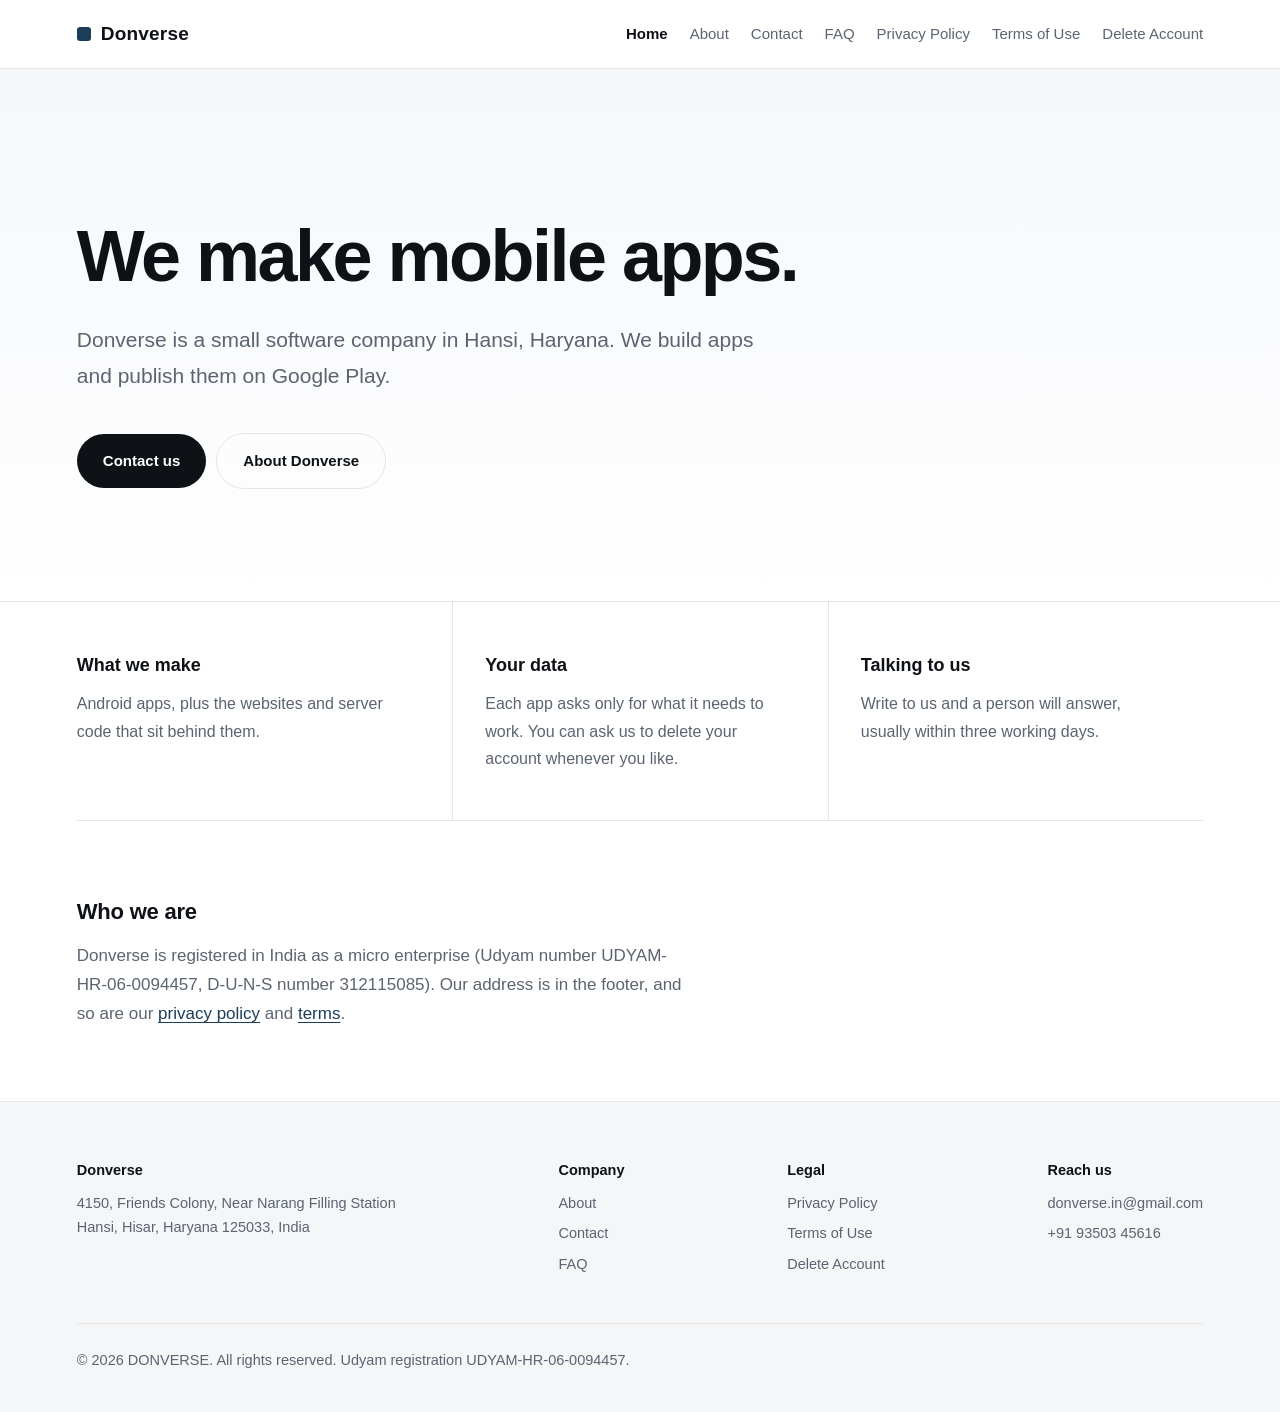
<file: index.html>
<!DOCTYPE html><html lang="en"><head><meta charset="utf-8"><meta name="viewport" content="width=device-width,initial-scale=1"><title>Mobile apps and software | Donverse</title><meta name="description" content="Donverse is a small software company in Hansi, Haryana, India that builds and publishes mobile apps."><link rel="stylesheet" href="style.css"></head><body><header><div class="wrap bar"><a class="logo" href="index.html"><i></i>Donverse</a><nav><a href="index.html" data-n="home" class="cur">Home</a><a href="about.html" data-n="about">About</a><a href="contact.html" data-n="contact">Contact</a><a href="faq.html" data-n="faq">FAQ</a><a href="privacy-policy.html" data-n="privacy-policy">Privacy Policy</a><a href="terms-of-use.html" data-n="terms-of-use">Terms of Use</a><a href="delete-account.html" data-n="delete-account">Delete Account</a></nav></div></header>
<main>
<section class="hero"><div class="wrap"><h1>We make mobile apps.</h1>
<p>Donverse is a small software company in Hansi, Haryana. We build apps and publish them on Google Play.</p>
<a class="btn" href="contact.html">Contact us</a><a class="btn ghost" href="about.html">About Donverse</a></div></section>
<section class="wrap"><div class="grid">
<div><h3>What we make</h3><p>Android apps, plus the websites and server code that sit behind them.</p></div>
<div><h3>Your data</h3><p>Each app asks only for what it needs to work. You can ask us to delete your account whenever you like.</p></div>
<div><h3>Talking to us</h3><p>Write to us and a person will answer, usually within three working days.</p></div></div></section>
<section class="band"><div class="wrap"><h2>Who we are</h2>
<p>Donverse is registered in India as a micro enterprise (Udyam number UDYAM-HR-06-0094457, D-U-N-S number 312115085). Our address is in the footer, and so are our <a href="privacy-policy.html">privacy policy</a> and <a href="terms-of-use.html">terms</a>.</p></div></section></main>
<footer><div class="wrap"><div class="fgrid">
<div><b>Donverse</b>4150, Friends Colony, Near Narang Filling Station<br>Hansi, Hisar, Haryana 125033, India</div>
<div><b>Company</b><a href="about.html">About</a><a href="contact.html">Contact</a><a href="faq.html">FAQ</a></div>
<div><b>Legal</b><a href="privacy-policy.html">Privacy Policy</a><a href="terms-of-use.html">Terms of Use</a><a href="delete-account.html">Delete Account</a></div>
<div><b>Reach us</b><a href="mailto:donverse.in@gmail.com">donverse.in@gmail.com</a><a href="tel:+919350345616">+91 93503 45616</a></div></div>
<div class="copy">&copy; 2026 DONVERSE. All rights reserved. Udyam registration UDYAM-HR-06-0094457.</div></div></footer></body></html>
</file>
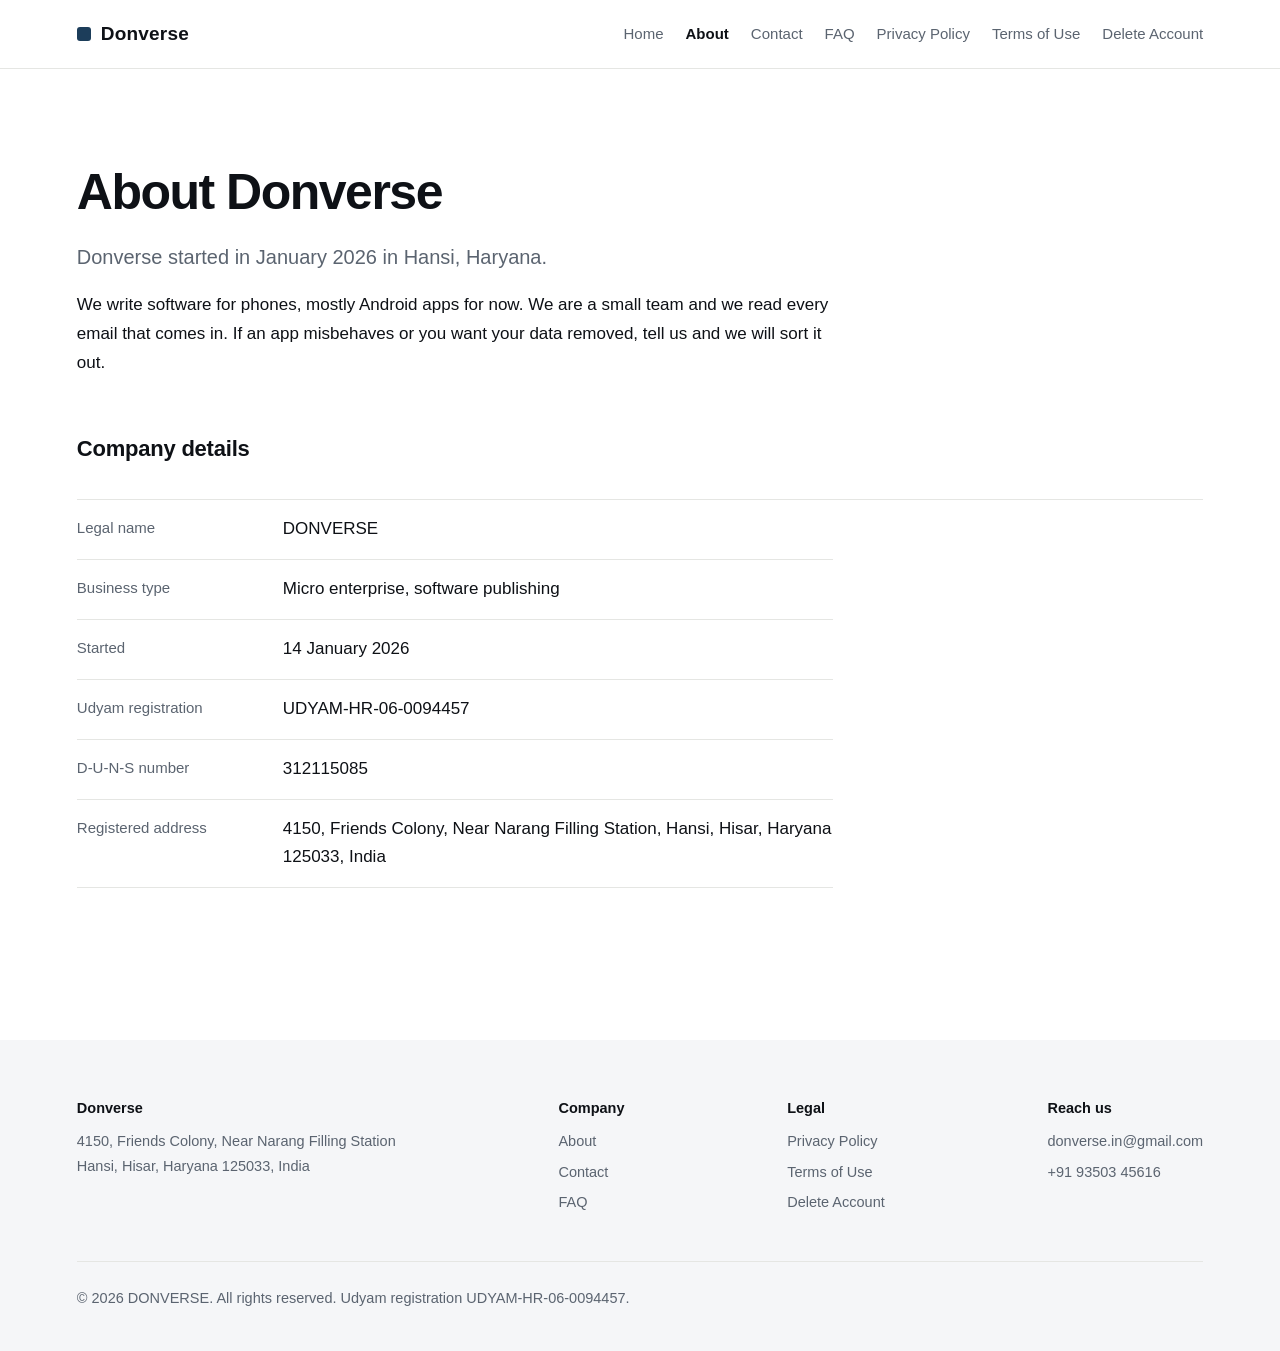
<file: about.html>
<!DOCTYPE html><html lang="en"><head><meta charset="utf-8"><meta name="viewport" content="width=device-width,initial-scale=1"><title>About | Donverse</title><meta name="description" content="Donverse is a small software company in Hansi, Haryana, India that builds and publishes mobile apps."><link rel="stylesheet" href="style.css"></head><body><header><div class="wrap bar"><a class="logo" href="index.html"><i></i>Donverse</a><nav><a href="index.html" data-n="home">Home</a><a href="about.html" data-n="about" class="cur">About</a><a href="contact.html" data-n="contact">Contact</a><a href="faq.html" data-n="faq">FAQ</a><a href="privacy-policy.html" data-n="privacy-policy">Privacy Policy</a><a href="terms-of-use.html" data-n="terms-of-use">Terms of Use</a><a href="delete-account.html" data-n="delete-account">Delete Account</a></nav></div></header>
<main class="page"><h1>About Donverse</h1>
<p class="lead">Donverse started in January 2026 in Hansi, Haryana.</p>
<p>We write software for phones, mostly Android apps for now. We are a small team and we read every email that comes in. If an app misbehaves or you want your data removed, tell us and we will sort it out.</p>
<h2>Company details</h2><div class="facts"><p><strong>Legal name</strong><span>DONVERSE</span></p><p><strong>Business type</strong><span>Micro enterprise, software publishing</span></p><p><strong>Started</strong><span>14 January 2026</span></p><p><strong>Udyam registration</strong><span>UDYAM-HR-06-0094457</span></p><p><strong>D-U-N-S number</strong><span>312115085</span></p><p><strong>Registered address</strong><span>4150, Friends Colony, Near Narang Filling Station, Hansi, Hisar, Haryana 125033, India</span></p></div></main>
<footer><div class="wrap"><div class="fgrid">
<div><b>Donverse</b>4150, Friends Colony, Near Narang Filling Station<br>Hansi, Hisar, Haryana 125033, India</div>
<div><b>Company</b><a href="about.html">About</a><a href="contact.html">Contact</a><a href="faq.html">FAQ</a></div>
<div><b>Legal</b><a href="privacy-policy.html">Privacy Policy</a><a href="terms-of-use.html">Terms of Use</a><a href="delete-account.html">Delete Account</a></div>
<div><b>Reach us</b><a href="mailto:donverse.in@gmail.com">donverse.in@gmail.com</a><a href="tel:+919350345616">+91 93503 45616</a></div></div>
<div class="copy">&copy; 2026 DONVERSE. All rights reserved. Udyam registration UDYAM-HR-06-0094457.</div></div></footer></body></html>
</file>
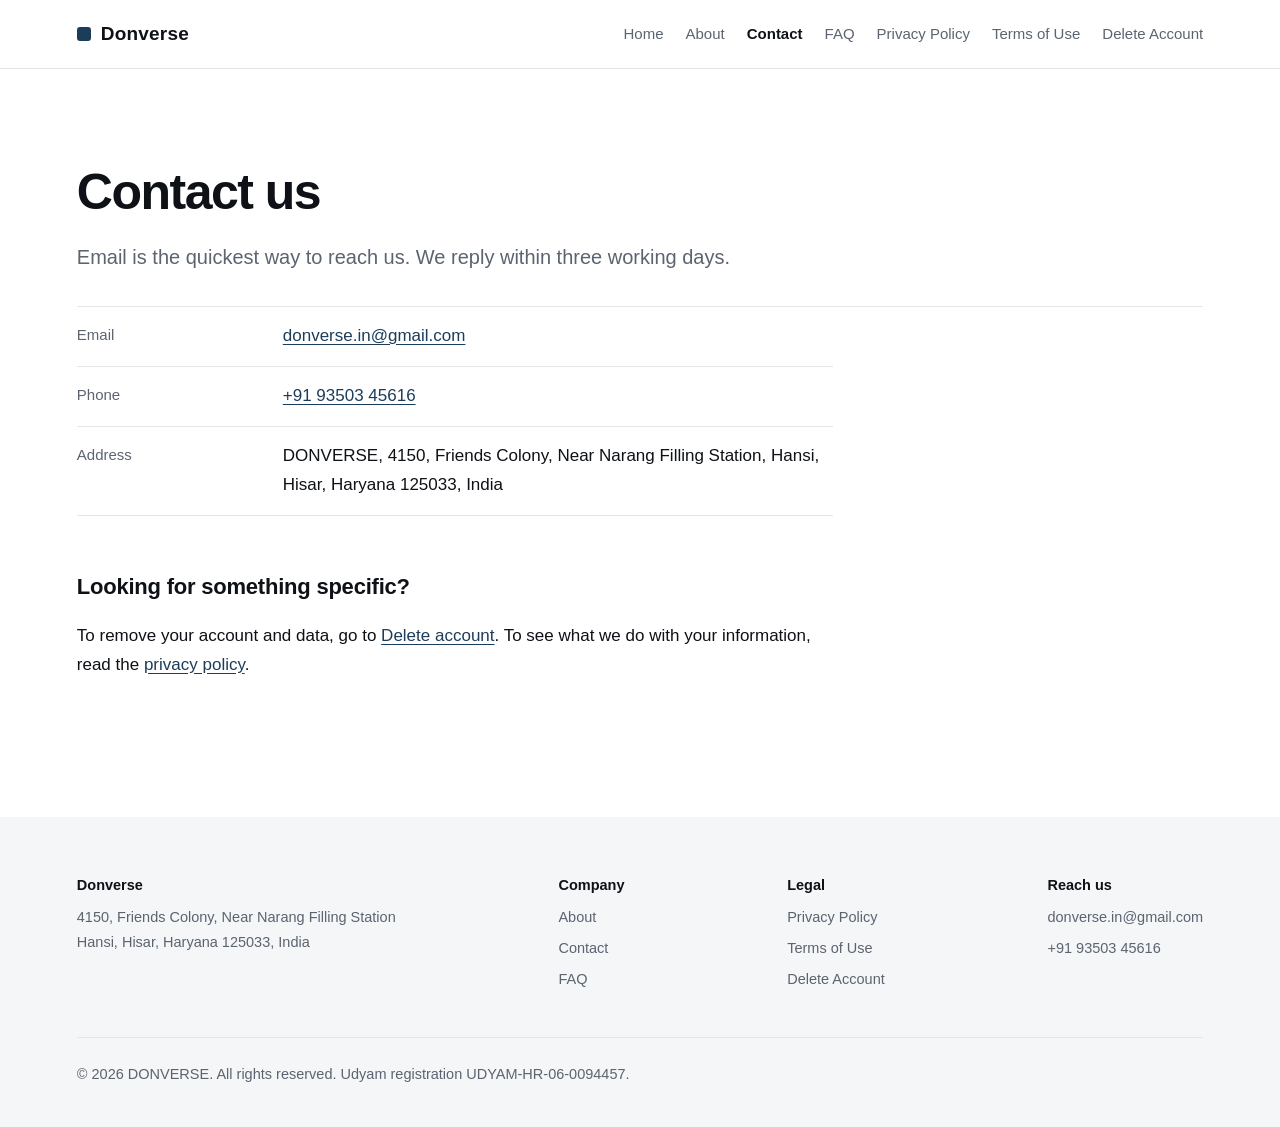
<file: contact.html>
<!DOCTYPE html><html lang="en"><head><meta charset="utf-8"><meta name="viewport" content="width=device-width,initial-scale=1"><title>Contact | Donverse</title><meta name="description" content="Donverse is a small software company in Hansi, Haryana, India that builds and publishes mobile apps."><link rel="stylesheet" href="style.css"></head><body><header><div class="wrap bar"><a class="logo" href="index.html"><i></i>Donverse</a><nav><a href="index.html" data-n="home">Home</a><a href="about.html" data-n="about">About</a><a href="contact.html" data-n="contact" class="cur">Contact</a><a href="faq.html" data-n="faq">FAQ</a><a href="privacy-policy.html" data-n="privacy-policy">Privacy Policy</a><a href="terms-of-use.html" data-n="terms-of-use">Terms of Use</a><a href="delete-account.html" data-n="delete-account">Delete Account</a></nav></div></header>
<main class="page"><h1>Contact us</h1>
<p class="lead">Email is the quickest way to reach us. We reply within three working days.</p><div class="facts"><p><strong>Email</strong><span><a href="mailto:donverse.in@gmail.com">donverse.in@gmail.com</a></span></p><p><strong>Phone</strong><span><a href="tel:+919350345616">+91 93503 45616</a></span></p><p><strong>Address</strong><span>DONVERSE, 4150, Friends Colony, Near Narang Filling Station, Hansi, Hisar, Haryana 125033, India</span></p></div>
<h2>Looking for something specific?</h2>
<p>To remove your account and data, go to <a href="delete-account.html">Delete account</a>. To see what we do with your information, read the <a href="privacy-policy.html">privacy policy</a>.</p></main>
<footer><div class="wrap"><div class="fgrid">
<div><b>Donverse</b>4150, Friends Colony, Near Narang Filling Station<br>Hansi, Hisar, Haryana 125033, India</div>
<div><b>Company</b><a href="about.html">About</a><a href="contact.html">Contact</a><a href="faq.html">FAQ</a></div>
<div><b>Legal</b><a href="privacy-policy.html">Privacy Policy</a><a href="terms-of-use.html">Terms of Use</a><a href="delete-account.html">Delete Account</a></div>
<div><b>Reach us</b><a href="mailto:donverse.in@gmail.com">donverse.in@gmail.com</a><a href="tel:+919350345616">+91 93503 45616</a></div></div>
<div class="copy">&copy; 2026 DONVERSE. All rights reserved. Udyam registration UDYAM-HR-06-0094457.</div></div></footer></body></html>
</file>
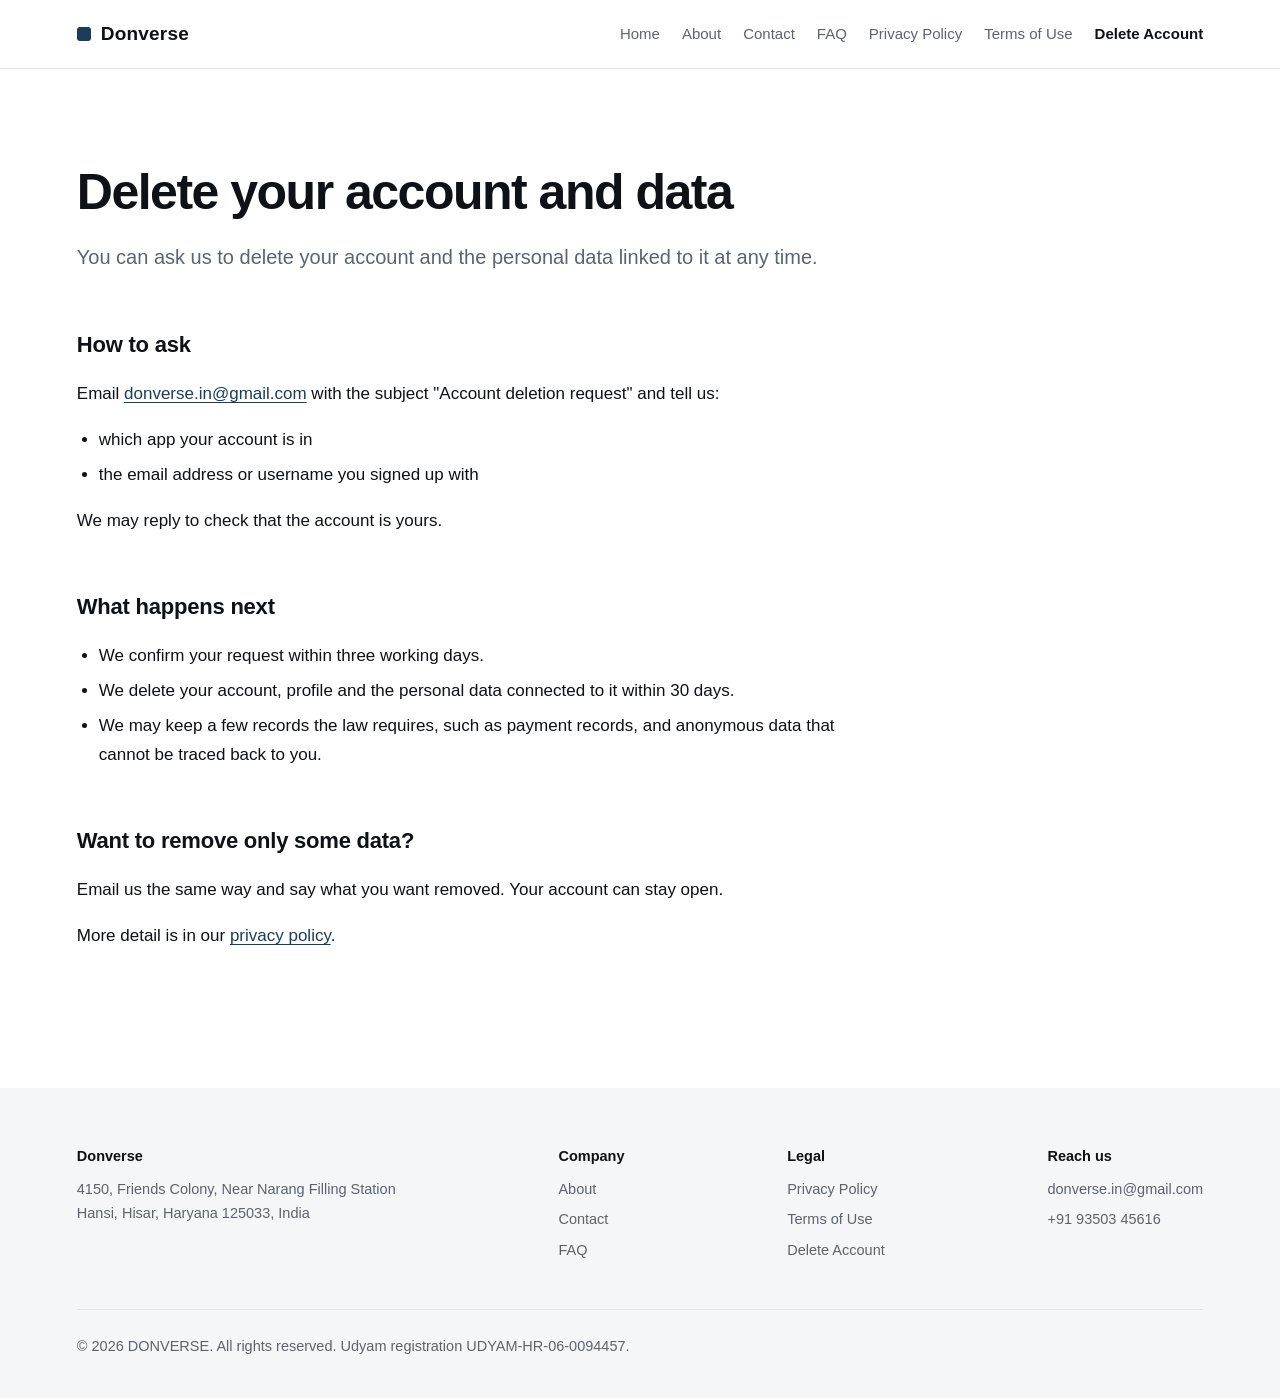
<file: delete-account.html>
<!DOCTYPE html><html lang="en"><head><meta charset="utf-8"><meta name="viewport" content="width=device-width,initial-scale=1"><title>Delete Account | Donverse</title><meta name="description" content="Donverse is a small software company in Hansi, Haryana, India that builds and publishes mobile apps."><link rel="stylesheet" href="style.css"></head><body><header><div class="wrap bar"><a class="logo" href="index.html"><i></i>Donverse</a><nav><a href="index.html" data-n="home">Home</a><a href="about.html" data-n="about">About</a><a href="contact.html" data-n="contact">Contact</a><a href="faq.html" data-n="faq">FAQ</a><a href="privacy-policy.html" data-n="privacy-policy">Privacy Policy</a><a href="terms-of-use.html" data-n="terms-of-use">Terms of Use</a><a href="delete-account.html" data-n="delete-account" class="cur">Delete Account</a></nav></div></header>
<main class="page"><h1>Delete your account and data</h1>
<p class="lead">You can ask us to delete your account and the personal data linked to it at any time.</p>
<h2>How to ask</h2>
<p>Email <a href="mailto:donverse.in@gmail.com?subject=Account%20deletion%20request">donverse.in@gmail.com</a> with the subject "Account deletion request" and tell us:</p>
<ul><li>which app your account is in</li><li>the email address or username you signed up with</li></ul>
<p>We may reply to check that the account is yours.</p>
<h2>What happens next</h2>
<ul><li>We confirm your request within three working days.</li><li>We delete your account, profile and the personal data connected to it within 30 days.</li><li>We may keep a few records the law requires, such as payment records, and anonymous data that cannot be traced back to you.</li></ul>
<h2>Want to remove only some data?</h2>
<p>Email us the same way and say what you want removed. Your account can stay open.</p>
<p>More detail is in our <a href="privacy-policy.html">privacy policy</a>.</p></main>
<footer><div class="wrap"><div class="fgrid">
<div><b>Donverse</b>4150, Friends Colony, Near Narang Filling Station<br>Hansi, Hisar, Haryana 125033, India</div>
<div><b>Company</b><a href="about.html">About</a><a href="contact.html">Contact</a><a href="faq.html">FAQ</a></div>
<div><b>Legal</b><a href="privacy-policy.html">Privacy Policy</a><a href="terms-of-use.html">Terms of Use</a><a href="delete-account.html">Delete Account</a></div>
<div><b>Reach us</b><a href="mailto:donverse.in@gmail.com">donverse.in@gmail.com</a><a href="tel:+919350345616">+91 93503 45616</a></div></div>
<div class="copy">&copy; 2026 DONVERSE. All rights reserved. Udyam registration UDYAM-HR-06-0094457.</div></div></footer></body></html>
</file>
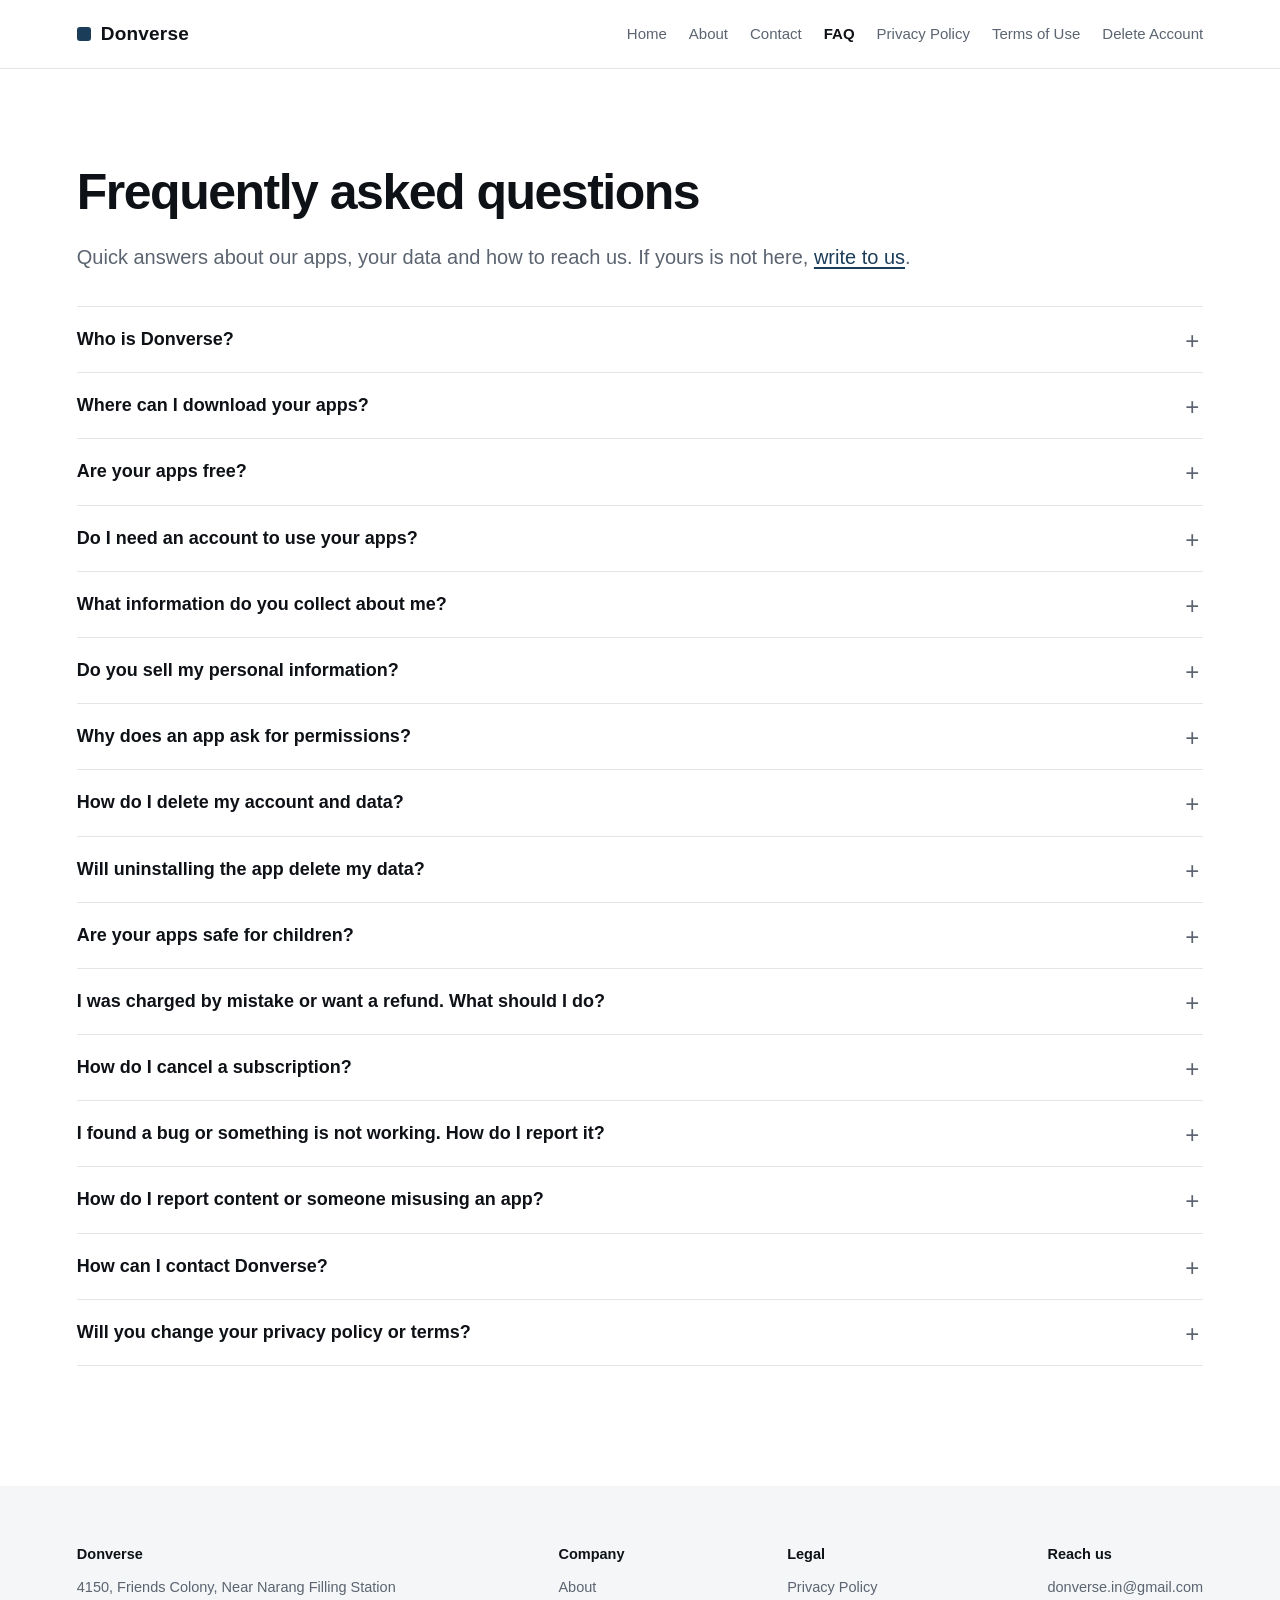
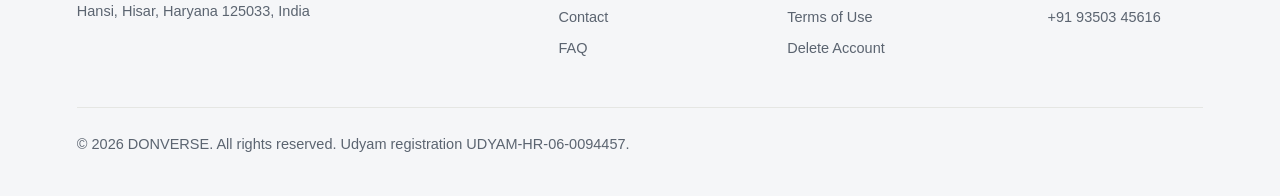
<file: faq.html>
<!DOCTYPE html><html lang="en"><head><meta charset="utf-8"><meta name="viewport" content="width=device-width,initial-scale=1"><title>FAQ | Donverse</title><meta name="description" content="Donverse is a small software company in Hansi, Haryana, India that builds and publishes mobile apps."><link rel="stylesheet" href="style.css"></head><body><header><div class="wrap bar"><a class="logo" href="index.html"><i></i>Donverse</a><nav><a href="index.html" data-n="home">Home</a><a href="about.html" data-n="about">About</a><a href="contact.html" data-n="contact">Contact</a><a href="faq.html" data-n="faq" class="cur">FAQ</a><a href="privacy-policy.html" data-n="privacy-policy">Privacy Policy</a><a href="terms-of-use.html" data-n="terms-of-use">Terms of Use</a><a href="delete-account.html" data-n="delete-account">Delete Account</a></nav></div></header>
<main class="page"><h1>Frequently asked questions</h1><p class="lead">Quick answers about our apps, your data and how to reach us. If yours is not here, <a href="contact.html">write to us</a>.</p><div style="margin-top:32px"><details><summary>Who is Donverse?</summary><p>Donverse is a small software company based in Hansi, Haryana, India. We build mobile apps and publish them on Google Play. We are registered in India as a micro enterprise under Udyam number UDYAM-HR-06-0094457.</p></details><details><summary>Where can I download your apps?</summary><p>Our apps are published on Google Play. Search for "Donverse" as the developer name, or follow the link on the app page you were sent. We only publish apps through Google Play, so please be careful with files or links from other sources that claim to be ours.</p></details><details><summary>Are your apps free?</summary><p>Some features may be free and others may be paid. The price and what you get are always shown before you pay. Every purchase goes through Google Play, so you can see it in your Google Play order history.</p></details><details><summary>Do I need an account to use your apps?</summary><p>It depends on the app. Apps that save your data or sync it across devices will ask you to create an account. Apps that work fully on your phone may not need one. The app's Google Play page will tell you what it collects.</p></details><details><summary>What information do you collect about me?</summary><p>Mainly what you give us (such as your name and email if you create an account) and some technical data from your device, like the phone model, app version and crash reports. The full list is in our <a href="privacy-policy.html">Privacy Policy</a>, and each app also has a Data safety section on its Google Play page.</p></details><details><summary>Do you sell my personal information?</summary><p>No. We do not sell your personal information. We share it only with companies that help us run the apps, such as hosting and crash reporting services, or when the law requires it.</p></details><details><summary>Why does an app ask for permissions?</summary><p>An app asks for a permission, such as camera or notifications, only when a feature needs it, and it tells you why when it asks. You can say no, and you can change your choice any time in your phone's Settings, under Apps and then Permissions. Some features may not work without the permission.</p></details><details><summary>How do I delete my account and data?</summary><p>Email us at <a href="mailto:donverse.in@gmail.com">donverse.in@gmail.com</a> with the subject "Account deletion request" and tell us the app name and the email you signed up with. We confirm within three working days and delete your data within 30 days. The steps are on the <a href="delete-account.html">Delete account page</a>, and you can do this even after uninstalling the app.</p></details><details><summary>Will uninstalling the app delete my data?</summary><p>No. Removing an app from your phone deletes what is stored on the phone, but not the account data we keep on our servers. To have that removed, send us a deletion request as described above.</p></details><details><summary>Are your apps safe for children?</summary><p>Our apps are not designed for children under 13, and we do not knowingly collect their information. If you are under 18, please use our apps only with a parent or guardian's permission. If you think a child has given us data, email us and we will delete it.</p></details><details><summary>I was charged by mistake or want a refund. What should I do?</summary><p>Payments are handled by Google Play, so start with Google's refund process in your Play Store order history. Then write to us at <a href="mailto:donverse.in@gmail.com">donverse.in@gmail.com</a> with the app name and your order number, and we will help where we can.</p></details><details><summary>How do I cancel a subscription?</summary><p>Open Google Play, tap your profile picture, go to Payments and subscriptions, then Subscriptions, choose the app and tap Cancel. Deleting the app does not cancel a subscription, so cancel first.</p></details><details><summary>I found a bug or something is not working. How do I report it?</summary><p>Email <a href="mailto:donverse.in@gmail.com">donverse.in@gmail.com</a> and tell us the app name, what happened, your phone model and your Android version. A screenshot helps. We usually reply within three working days.</p></details><details><summary>How do I report content or someone misusing an app?</summary><p>Email <a href="mailto:donverse.in@gmail.com">donverse.in@gmail.com</a> with a description of what you saw, where you saw it, and a screenshot if you can. We will look into it and take action where our terms or the law require.</p></details><details><summary>How can I contact Donverse?</summary><p>Email is the fastest way: <a href="mailto:donverse.in@gmail.com">donverse.in@gmail.com</a>. You can also call +91 93503 45616 or write to us at 4150, Friends Colony, Near Narang Filling Station, Hansi, Hisar, Haryana 125033, India. Details are on our <a href="contact.html">Contact page</a>.</p></details><details><summary>Will you change your privacy policy or terms?</summary><p>Possibly, if our apps or the law change. We post the new version on the same page with an updated date, and we tell you in the app or by email if a change is important. You can always read the current versions: <a href="privacy-policy.html">Privacy Policy</a> and <a href="terms-of-use.html">Terms of Use</a>.</p></details></div></main>
<footer><div class="wrap"><div class="fgrid">
<div><b>Donverse</b>4150, Friends Colony, Near Narang Filling Station<br>Hansi, Hisar, Haryana 125033, India</div>
<div><b>Company</b><a href="about.html">About</a><a href="contact.html">Contact</a><a href="faq.html">FAQ</a></div>
<div><b>Legal</b><a href="privacy-policy.html">Privacy Policy</a><a href="terms-of-use.html">Terms of Use</a><a href="delete-account.html">Delete Account</a></div>
<div><b>Reach us</b><a href="mailto:donverse.in@gmail.com">donverse.in@gmail.com</a><a href="tel:+919350345616">+91 93503 45616</a></div></div>
<div class="copy">&copy; 2026 DONVERSE. All rights reserved. Udyam registration UDYAM-HR-06-0094457.</div></div></footer></body></html>
</file>
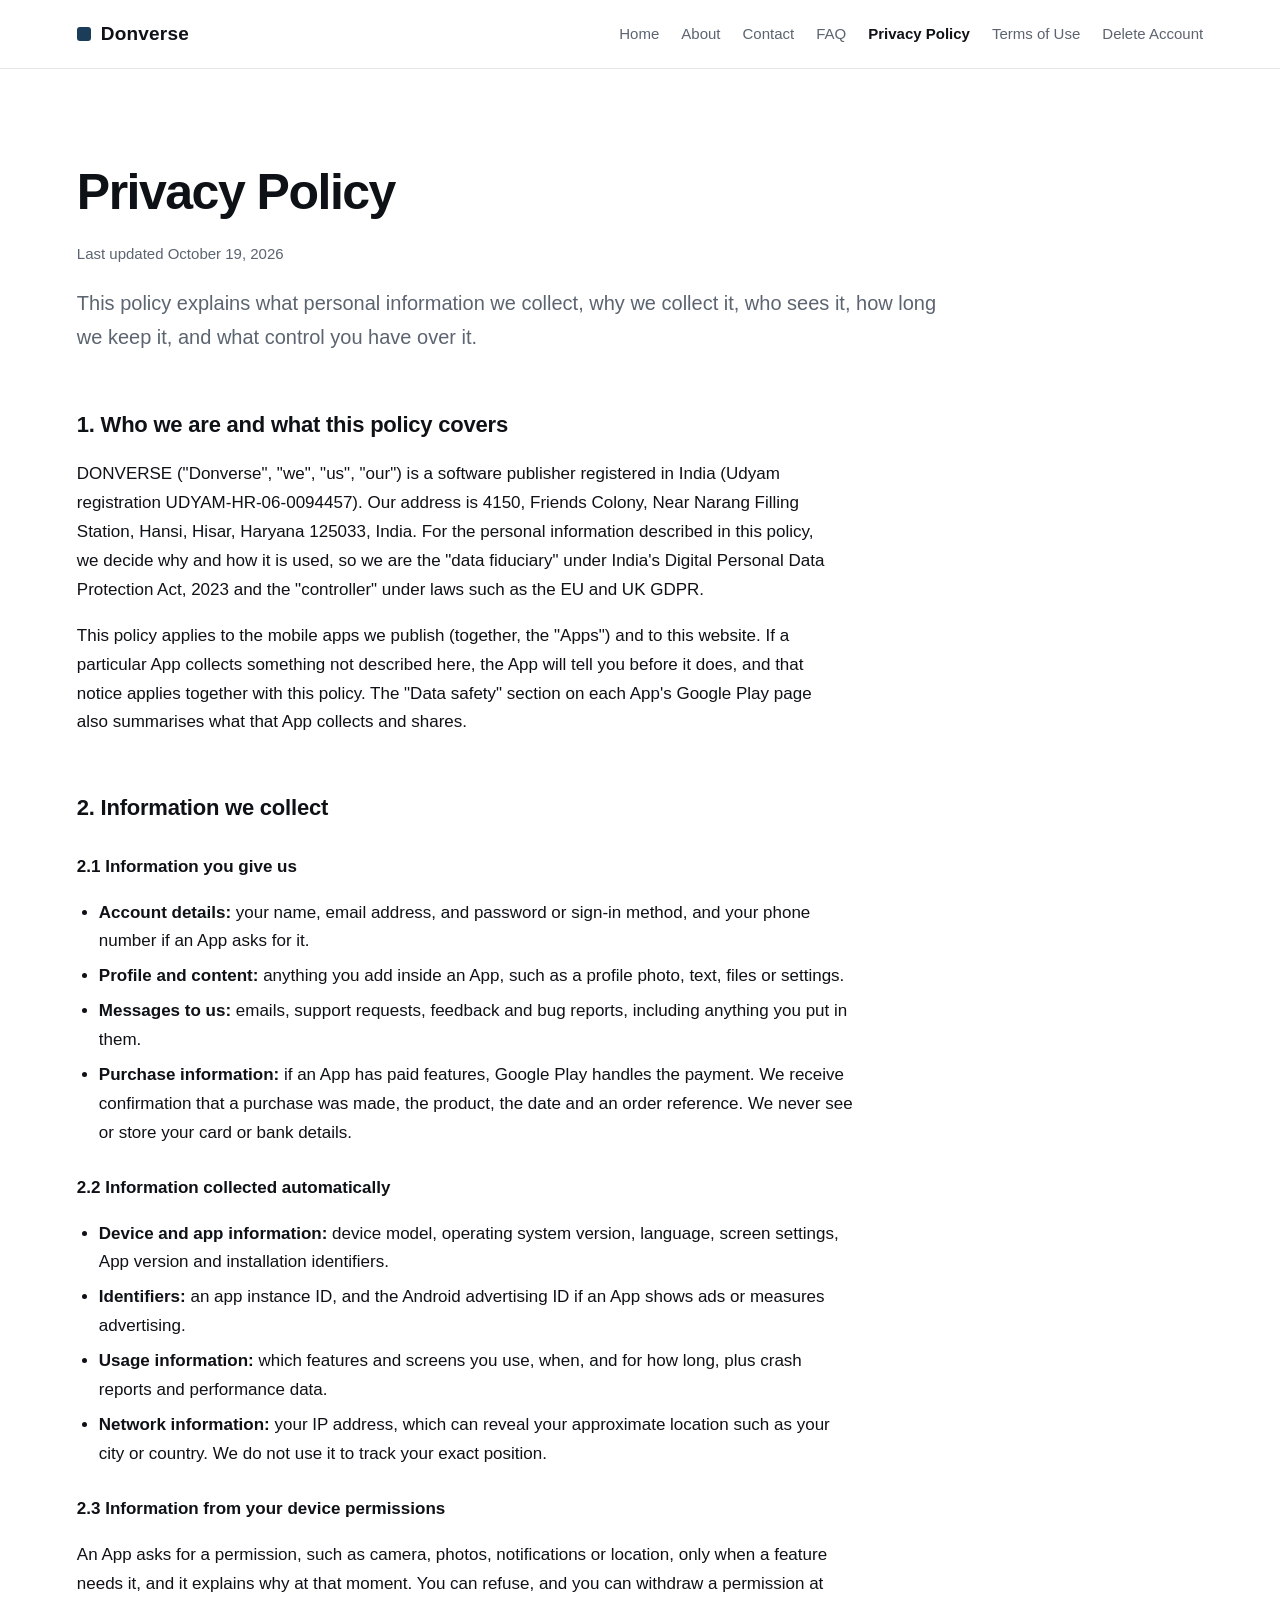
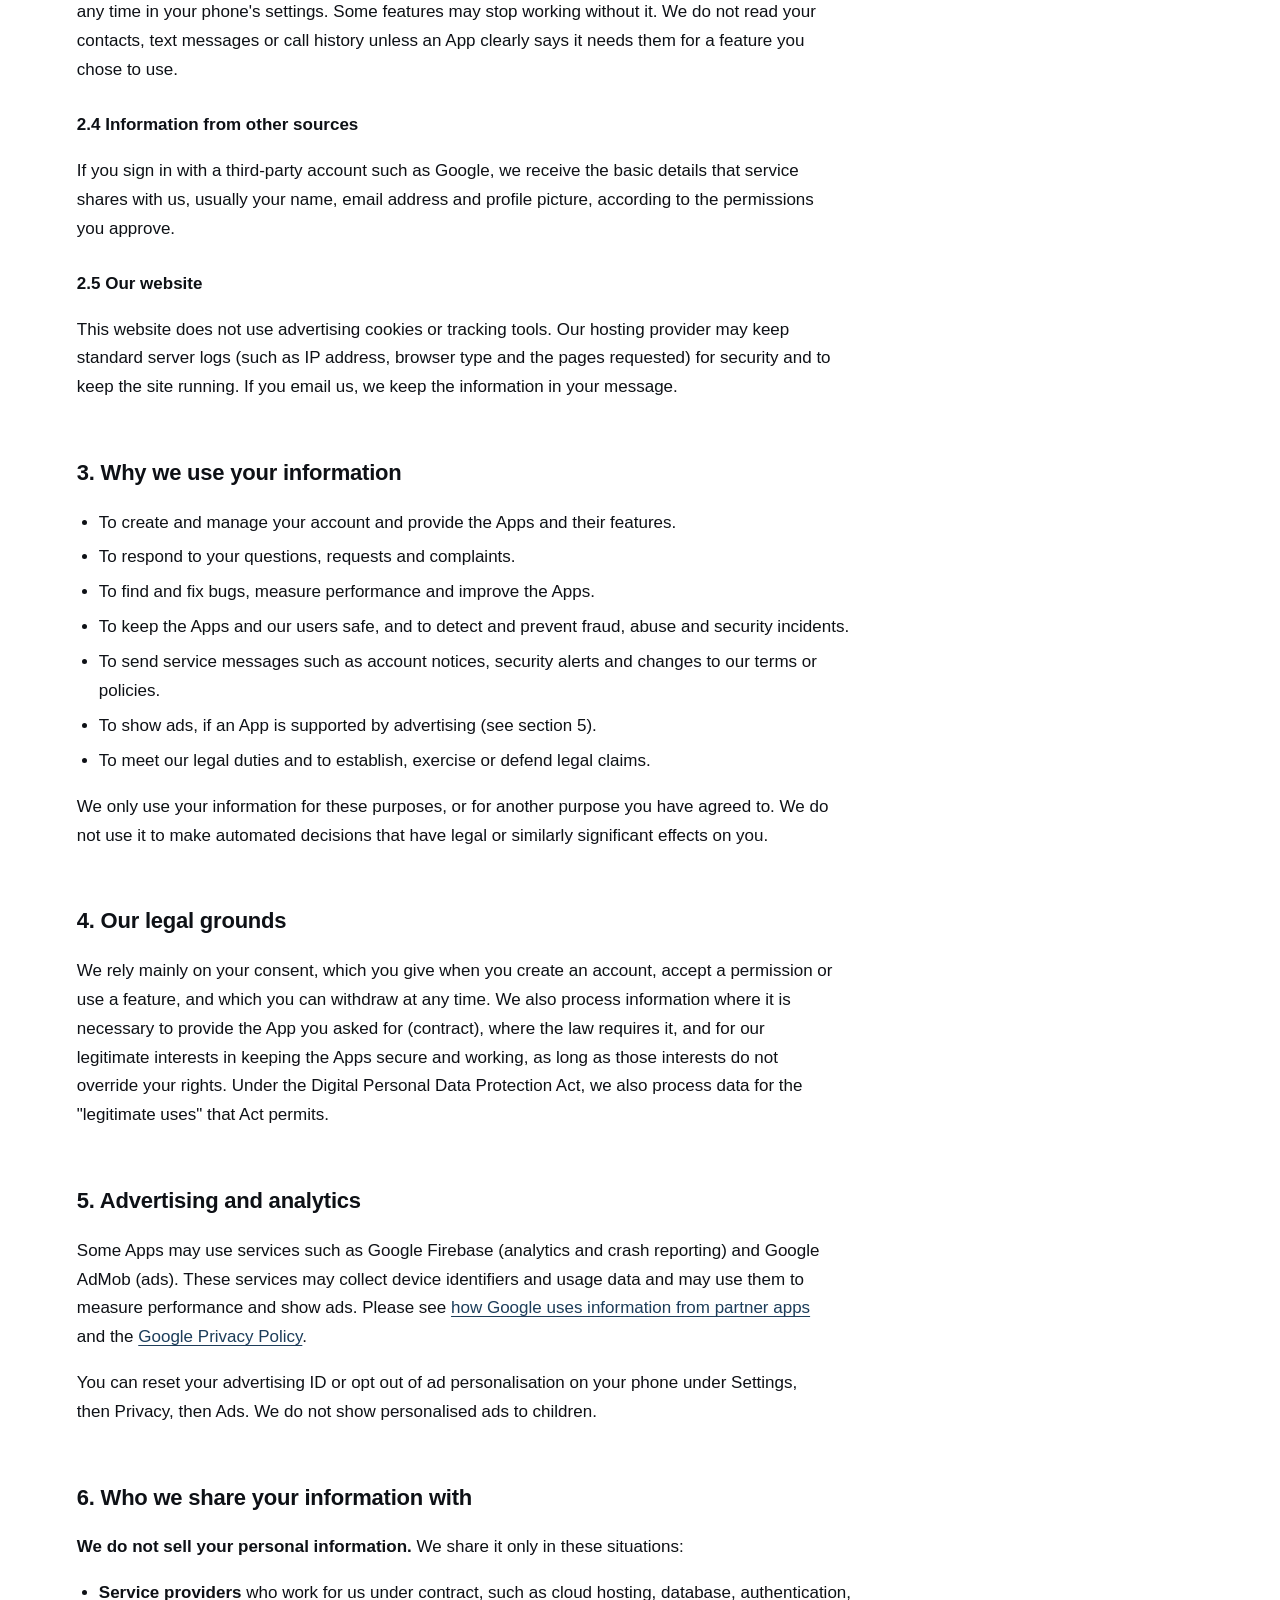
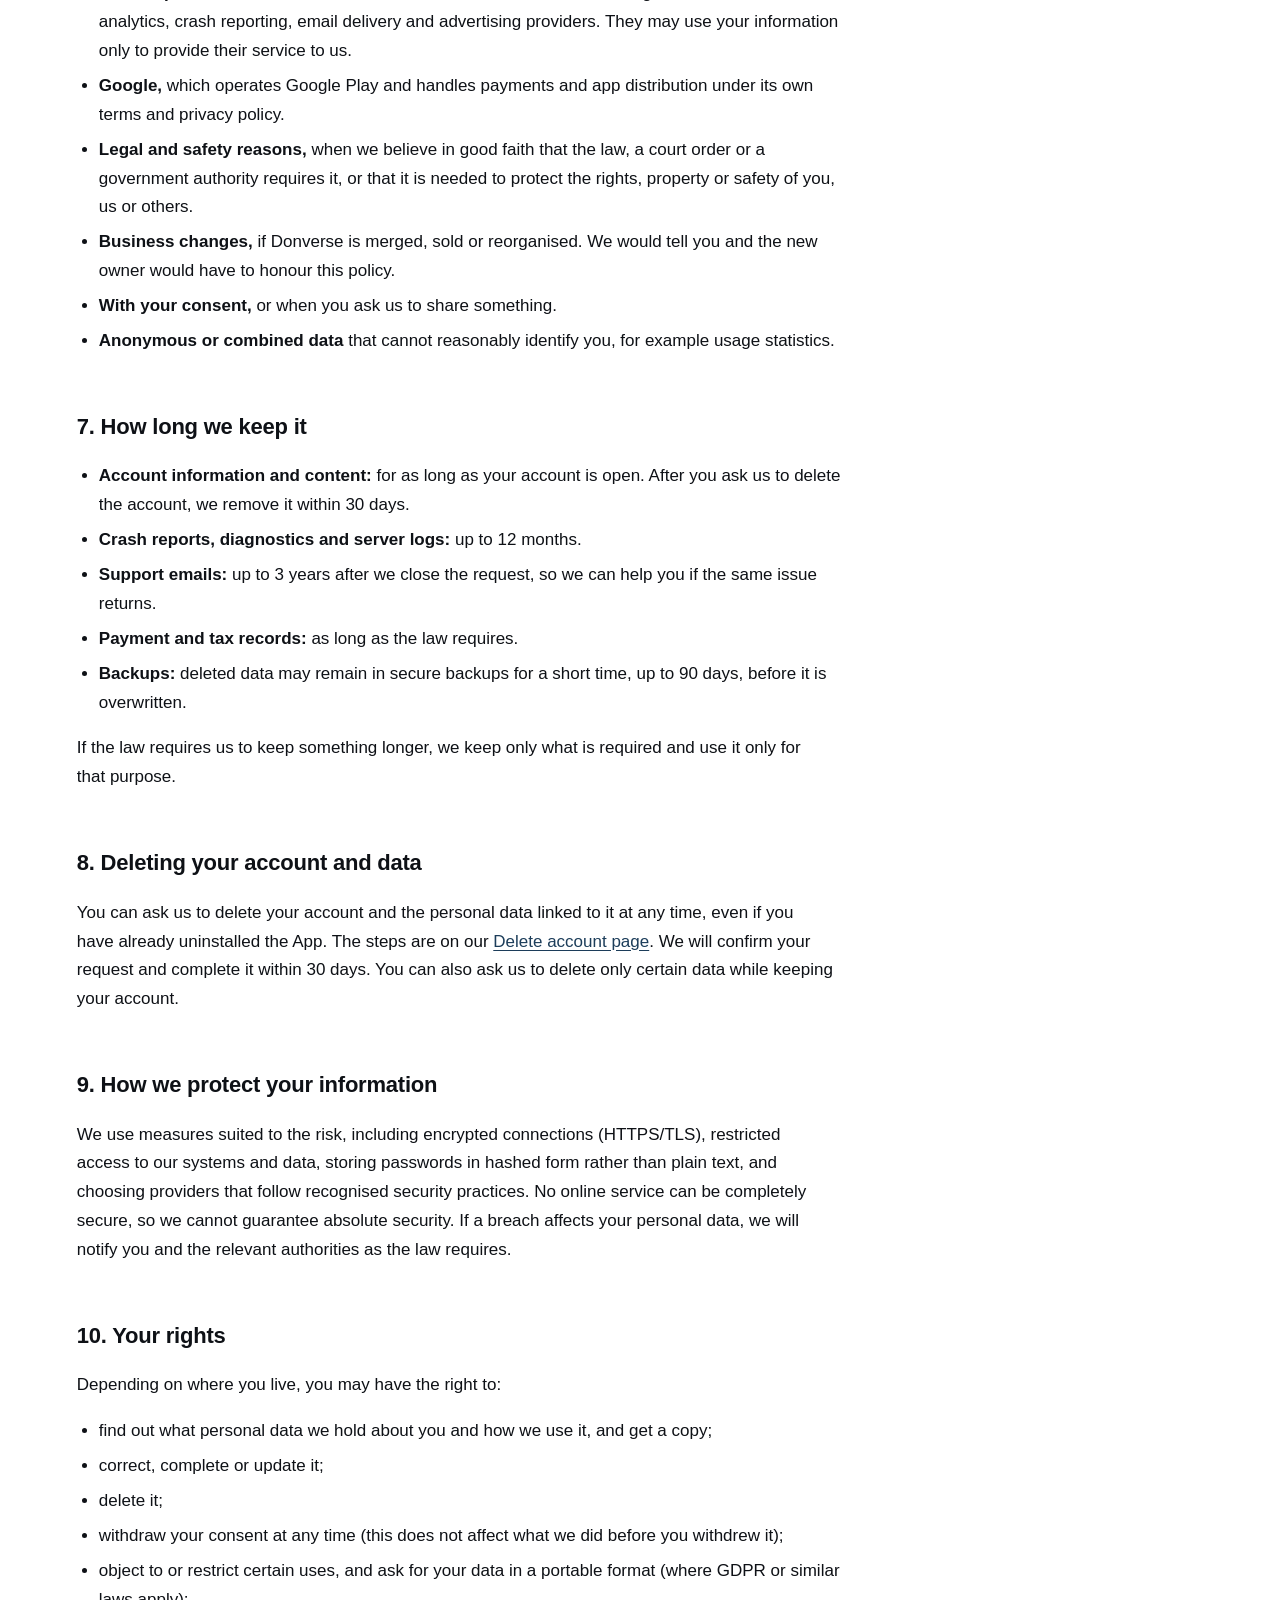
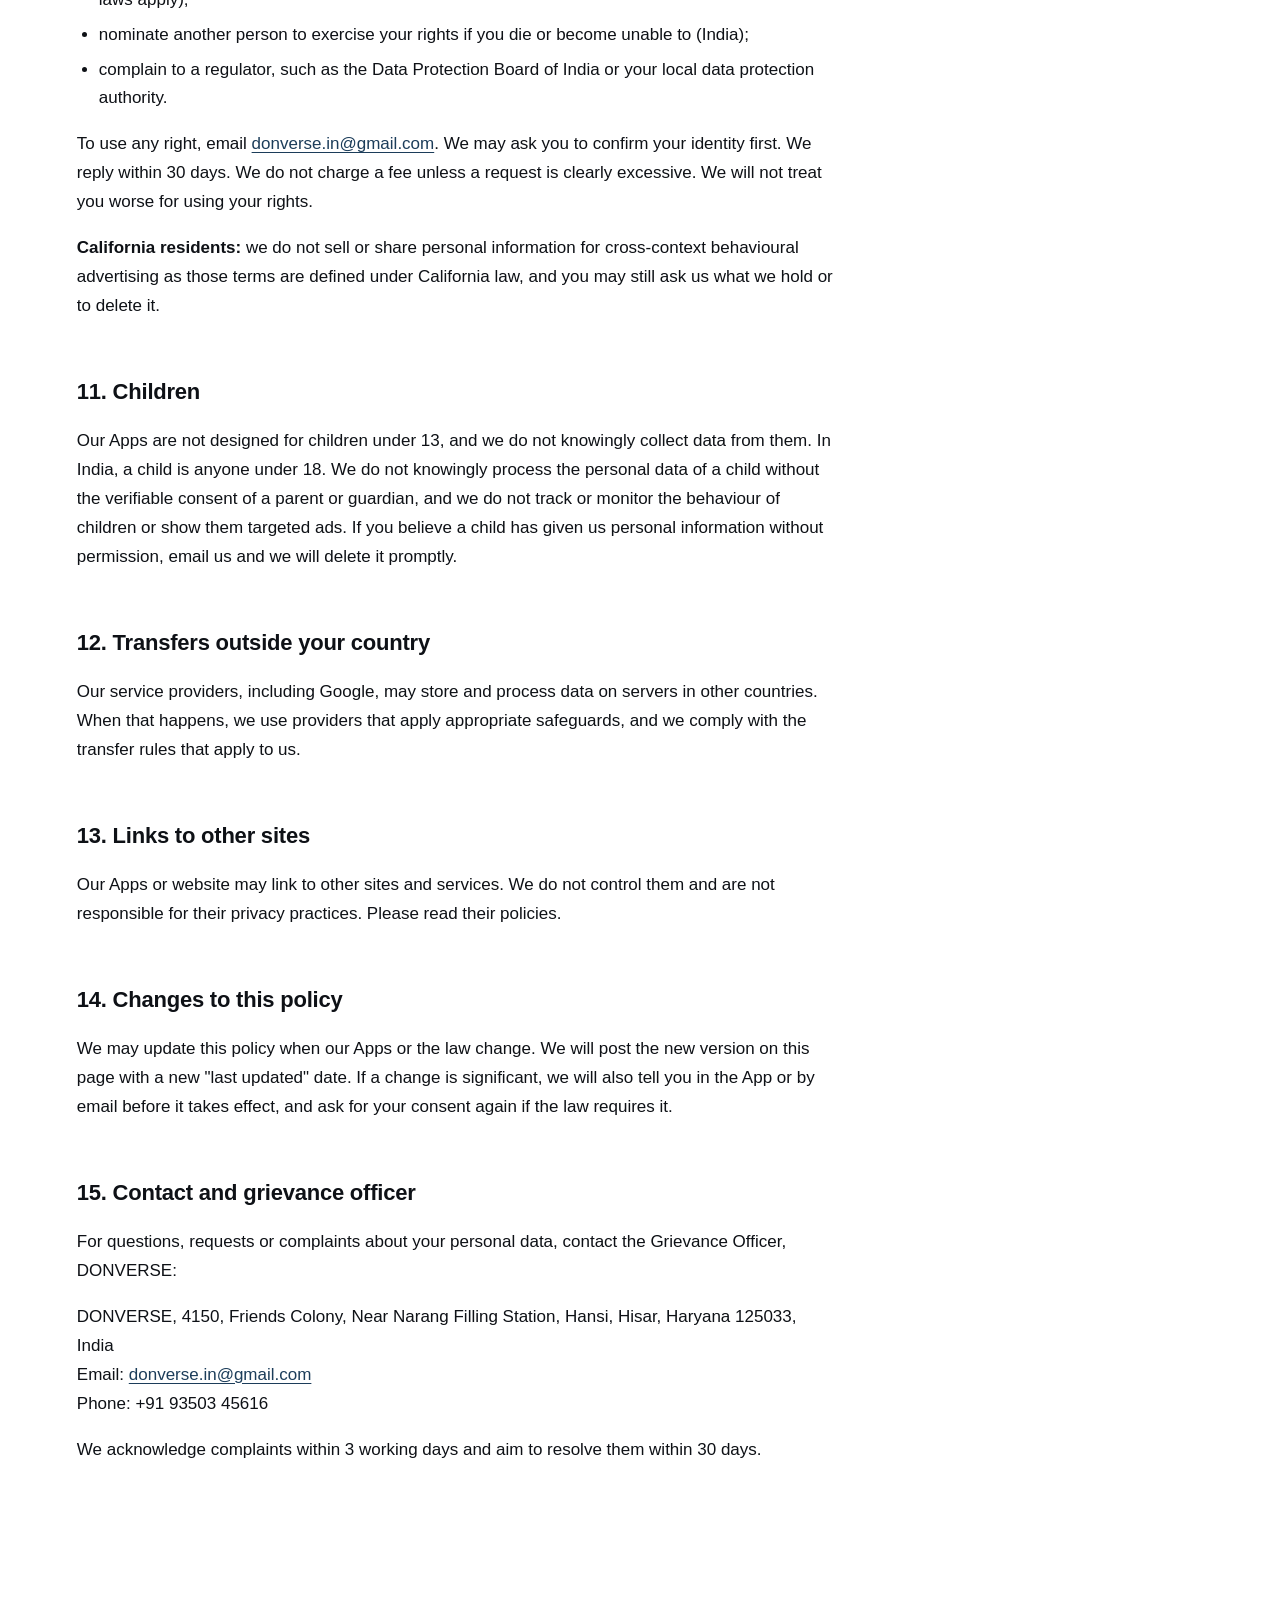
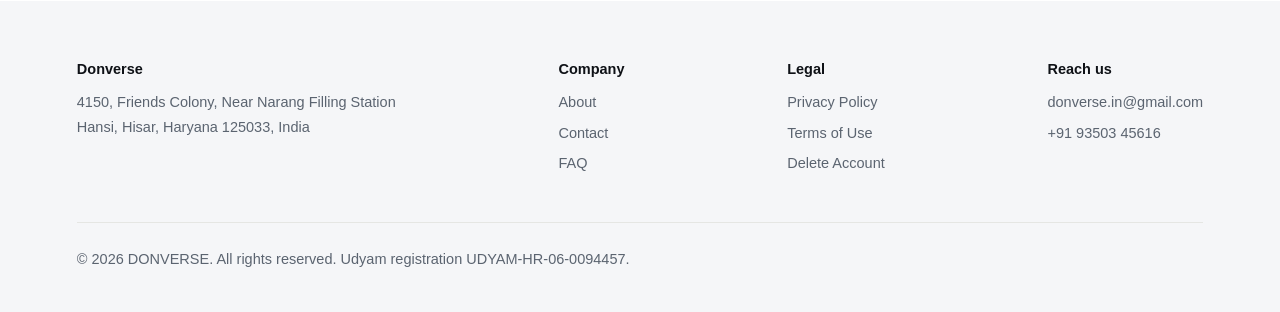
<file: privacy-policy.html>
<!DOCTYPE html><html lang="en"><head><meta charset="utf-8"><meta name="viewport" content="width=device-width,initial-scale=1"><title>Privacy Policy | Donverse</title><meta name="description" content="Donverse is a small software company in Hansi, Haryana, India that builds and publishes mobile apps."><link rel="stylesheet" href="style.css"></head><body><header><div class="wrap bar"><a class="logo" href="index.html"><i></i>Donverse</a><nav><a href="index.html" data-n="home">Home</a><a href="about.html" data-n="about">About</a><a href="contact.html" data-n="contact">Contact</a><a href="faq.html" data-n="faq">FAQ</a><a href="privacy-policy.html" data-n="privacy-policy" class="cur">Privacy Policy</a><a href="terms-of-use.html" data-n="terms-of-use">Terms of Use</a><a href="delete-account.html" data-n="delete-account">Delete Account</a></nav></div></header>
<main class="page"><h1>Privacy Policy</h1><p><em>Last updated October 19, 2026</em></p>
<p class="lead">This policy explains what personal information we collect, why we collect it, who sees it, how long we keep it, and what control you have over it.</p>
<h2>1. Who we are and what this policy covers</h2>
<p>DONVERSE ("Donverse", "we", "us", "our") is a software publisher registered in India (Udyam registration UDYAM-HR-06-0094457). Our address is 4150, Friends Colony, Near Narang Filling Station, Hansi, Hisar, Haryana 125033, India. For the personal information described in this policy, we decide why and how it is used, so we are the "data fiduciary" under India's Digital Personal Data Protection Act, 2023 and the "controller" under laws such as the EU and UK GDPR.</p>
<p>This policy applies to the mobile apps we publish (together, the "Apps") and to this website. If a particular App collects something not described here, the App will tell you before it does, and that notice applies together with this policy. The "Data safety" section on each App's Google Play page also summarises what that App collects and shares.</p>
<h2>2. Information we collect</h2>
<h3>2.1 Information you give us</h3>
<ul><li><strong>Account details:</strong> your name, email address, and password or sign-in method, and your phone number if an App asks for it.</li>
<li><strong>Profile and content:</strong> anything you add inside an App, such as a profile photo, text, files or settings.</li>
<li><strong>Messages to us:</strong> emails, support requests, feedback and bug reports, including anything you put in them.</li>
<li><strong>Purchase information:</strong> if an App has paid features, Google Play handles the payment. We receive confirmation that a purchase was made, the product, the date and an order reference. We never see or store your card or bank details.</li></ul>
<h3>2.2 Information collected automatically</h3>
<ul><li><strong>Device and app information:</strong> device model, operating system version, language, screen settings, App version and installation identifiers.</li>
<li><strong>Identifiers:</strong> an app instance ID, and the Android advertising ID if an App shows ads or measures advertising.</li>
<li><strong>Usage information:</strong> which features and screens you use, when, and for how long, plus crash reports and performance data.</li>
<li><strong>Network information:</strong> your IP address, which can reveal your approximate location such as your city or country. We do not use it to track your exact position.</li></ul>
<h3>2.3 Information from your device permissions</h3>
<p>An App asks for a permission, such as camera, photos, notifications or location, only when a feature needs it, and it explains why at that moment. You can refuse, and you can withdraw a permission at any time in your phone's settings. Some features may stop working without it. We do not read your contacts, text messages or call history unless an App clearly says it needs them for a feature you chose to use.</p>
<h3>2.4 Information from other sources</h3>
<p>If you sign in with a third-party account such as Google, we receive the basic details that service shares with us, usually your name, email address and profile picture, according to the permissions you approve.</p>
<h3>2.5 Our website</h3>
<p>This website does not use advertising cookies or tracking tools. Our hosting provider may keep standard server logs (such as IP address, browser type and the pages requested) for security and to keep the site running. If you email us, we keep the information in your message.</p>
<h2>3. Why we use your information</h2>
<ul><li>To create and manage your account and provide the Apps and their features.</li>
<li>To respond to your questions, requests and complaints.</li>
<li>To find and fix bugs, measure performance and improve the Apps.</li>
<li>To keep the Apps and our users safe, and to detect and prevent fraud, abuse and security incidents.</li>
<li>To send service messages such as account notices, security alerts and changes to our terms or policies.</li>
<li>To show ads, if an App is supported by advertising (see section 5).</li>
<li>To meet our legal duties and to establish, exercise or defend legal claims.</li></ul>
<p>We only use your information for these purposes, or for another purpose you have agreed to. We do not use it to make automated decisions that have legal or similarly significant effects on you.</p>
<h2>4. Our legal grounds</h2>
<p>We rely mainly on your consent, which you give when you create an account, accept a permission or use a feature, and which you can withdraw at any time. We also process information where it is necessary to provide the App you asked for (contract), where the law requires it, and for our legitimate interests in keeping the Apps secure and working, as long as those interests do not override your rights. Under the Digital Personal Data Protection Act, we also process data for the "legitimate uses" that Act permits.</p>
<h2>5. Advertising and analytics</h2>
<p>Some Apps may use services such as Google Firebase (analytics and crash reporting) and Google AdMob (ads). These services may collect device identifiers and usage data and may use them to measure performance and show ads. Please see <a href="https://policies.google.com/technologies/partner-sites">how Google uses information from partner apps</a> and the <a href="https://policies.google.com/privacy">Google Privacy Policy</a>.</p>
<p>You can reset your advertising ID or opt out of ad personalisation on your phone under Settings, then Privacy, then Ads. We do not show personalised ads to children.</p>
<h2>6. Who we share your information with</h2>
<p><strong>We do not sell your personal information.</strong> We share it only in these situations:</p>
<ul><li><strong>Service providers</strong> who work for us under contract, such as cloud hosting, database, authentication, analytics, crash reporting, email delivery and advertising providers. They may use your information only to provide their service to us.</li>
<li><strong>Google,</strong> which operates Google Play and handles payments and app distribution under its own terms and privacy policy.</li>
<li><strong>Legal and safety reasons,</strong> when we believe in good faith that the law, a court order or a government authority requires it, or that it is needed to protect the rights, property or safety of you, us or others.</li>
<li><strong>Business changes,</strong> if Donverse is merged, sold or reorganised. We would tell you and the new owner would have to honour this policy.</li>
<li><strong>With your consent,</strong> or when you ask us to share something.</li>
<li><strong>Anonymous or combined data</strong> that cannot reasonably identify you, for example usage statistics.</li></ul>
<h2>7. How long we keep it</h2>
<ul><li><strong>Account information and content:</strong> for as long as your account is open. After you ask us to delete the account, we remove it within 30 days.</li>
<li><strong>Crash reports, diagnostics and server logs:</strong> up to 12 months.</li>
<li><strong>Support emails:</strong> up to 3 years after we close the request, so we can help you if the same issue returns.</li>
<li><strong>Payment and tax records:</strong> as long as the law requires.</li>
<li><strong>Backups:</strong> deleted data may remain in secure backups for a short time, up to 90 days, before it is overwritten.</li></ul>
<p>If the law requires us to keep something longer, we keep only what is required and use it only for that purpose.</p>
<h2>8. Deleting your account and data</h2>
<p>You can ask us to delete your account and the personal data linked to it at any time, even if you have already uninstalled the App. The steps are on our <a href="delete-account.html">Delete account page</a>. We will confirm your request and complete it within 30 days. You can also ask us to delete only certain data while keeping your account.</p>
<h2>9. How we protect your information</h2>
<p>We use measures suited to the risk, including encrypted connections (HTTPS/TLS), restricted access to our systems and data, storing passwords in hashed form rather than plain text, and choosing providers that follow recognised security practices. No online service can be completely secure, so we cannot guarantee absolute security. If a breach affects your personal data, we will notify you and the relevant authorities as the law requires.</p>
<h2>10. Your rights</h2>
<p>Depending on where you live, you may have the right to:</p>
<ul><li>find out what personal data we hold about you and how we use it, and get a copy;</li>
<li>correct, complete or update it;</li>
<li>delete it;</li>
<li>withdraw your consent at any time (this does not affect what we did before you withdrew it);</li>
<li>object to or restrict certain uses, and ask for your data in a portable format (where GDPR or similar laws apply);</li>
<li>nominate another person to exercise your rights if you die or become unable to (India);</li>
<li>complain to a regulator, such as the Data Protection Board of India or your local data protection authority.</li></ul>
<p>To use any right, email <a href="mailto:donverse.in@gmail.com">donverse.in@gmail.com</a>. We may ask you to confirm your identity first. We reply within 30 days. We do not charge a fee unless a request is clearly excessive. We will not treat you worse for using your rights.</p>
<p><strong>California residents:</strong> we do not sell or share personal information for cross-context behavioural advertising as those terms are defined under California law, and you may still ask us what we hold or to delete it.</p>
<h2>11. Children</h2>
<p>Our Apps are not designed for children under 13, and we do not knowingly collect data from them. In India, a child is anyone under 18. We do not knowingly process the personal data of a child without the verifiable consent of a parent or guardian, and we do not track or monitor the behaviour of children or show them targeted ads. If you believe a child has given us personal information without permission, email us and we will delete it promptly.</p>
<h2>12. Transfers outside your country</h2>
<p>Our service providers, including Google, may store and process data on servers in other countries. When that happens, we use providers that apply appropriate safeguards, and we comply with the transfer rules that apply to us.</p>
<h2>13. Links to other sites</h2>
<p>Our Apps or website may link to other sites and services. We do not control them and are not responsible for their privacy practices. Please read their policies.</p>
<h2>14. Changes to this policy</h2>
<p>We may update this policy when our Apps or the law change. We will post the new version on this page with a new "last updated" date. If a change is significant, we will also tell you in the App or by email before it takes effect, and ask for your consent again if the law requires it.</p>
<h2>15. Contact and grievance officer</h2>
<p>For questions, requests or complaints about your personal data, contact the Grievance Officer, DONVERSE:</p>
<p>DONVERSE, 4150, Friends Colony, Near Narang Filling Station, Hansi, Hisar, Haryana 125033, India<br>Email: <a href="mailto:donverse.in@gmail.com">donverse.in@gmail.com</a><br>Phone: +91 93503 45616</p>
<p>We acknowledge complaints within 3 working days and aim to resolve them within 30 days.</p></main>
<footer><div class="wrap"><div class="fgrid">
<div><b>Donverse</b>4150, Friends Colony, Near Narang Filling Station<br>Hansi, Hisar, Haryana 125033, India</div>
<div><b>Company</b><a href="about.html">About</a><a href="contact.html">Contact</a><a href="faq.html">FAQ</a></div>
<div><b>Legal</b><a href="privacy-policy.html">Privacy Policy</a><a href="terms-of-use.html">Terms of Use</a><a href="delete-account.html">Delete Account</a></div>
<div><b>Reach us</b><a href="mailto:donverse.in@gmail.com">donverse.in@gmail.com</a><a href="tel:+919350345616">+91 93503 45616</a></div></div>
<div class="copy">&copy; 2026 DONVERSE. All rights reserved. Udyam registration UDYAM-HR-06-0094457.</div></div></footer></body></html>
</file>
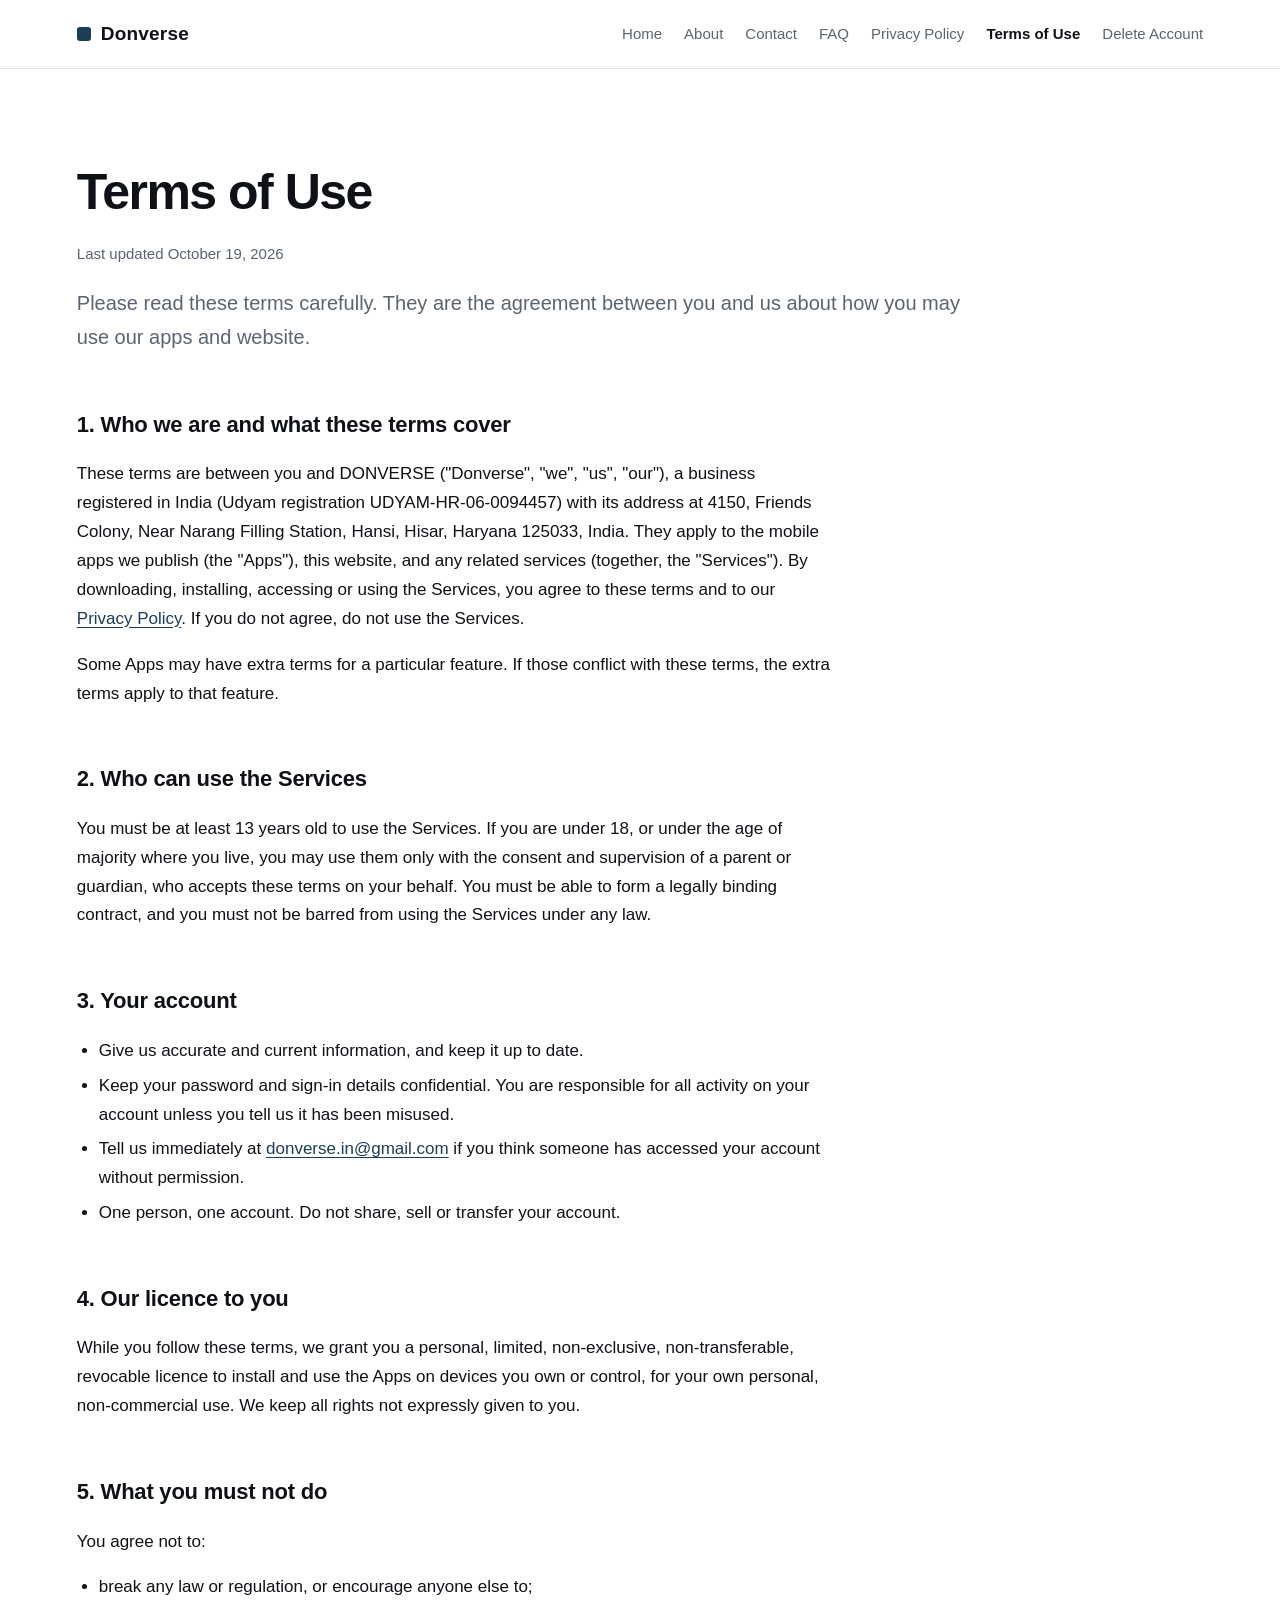
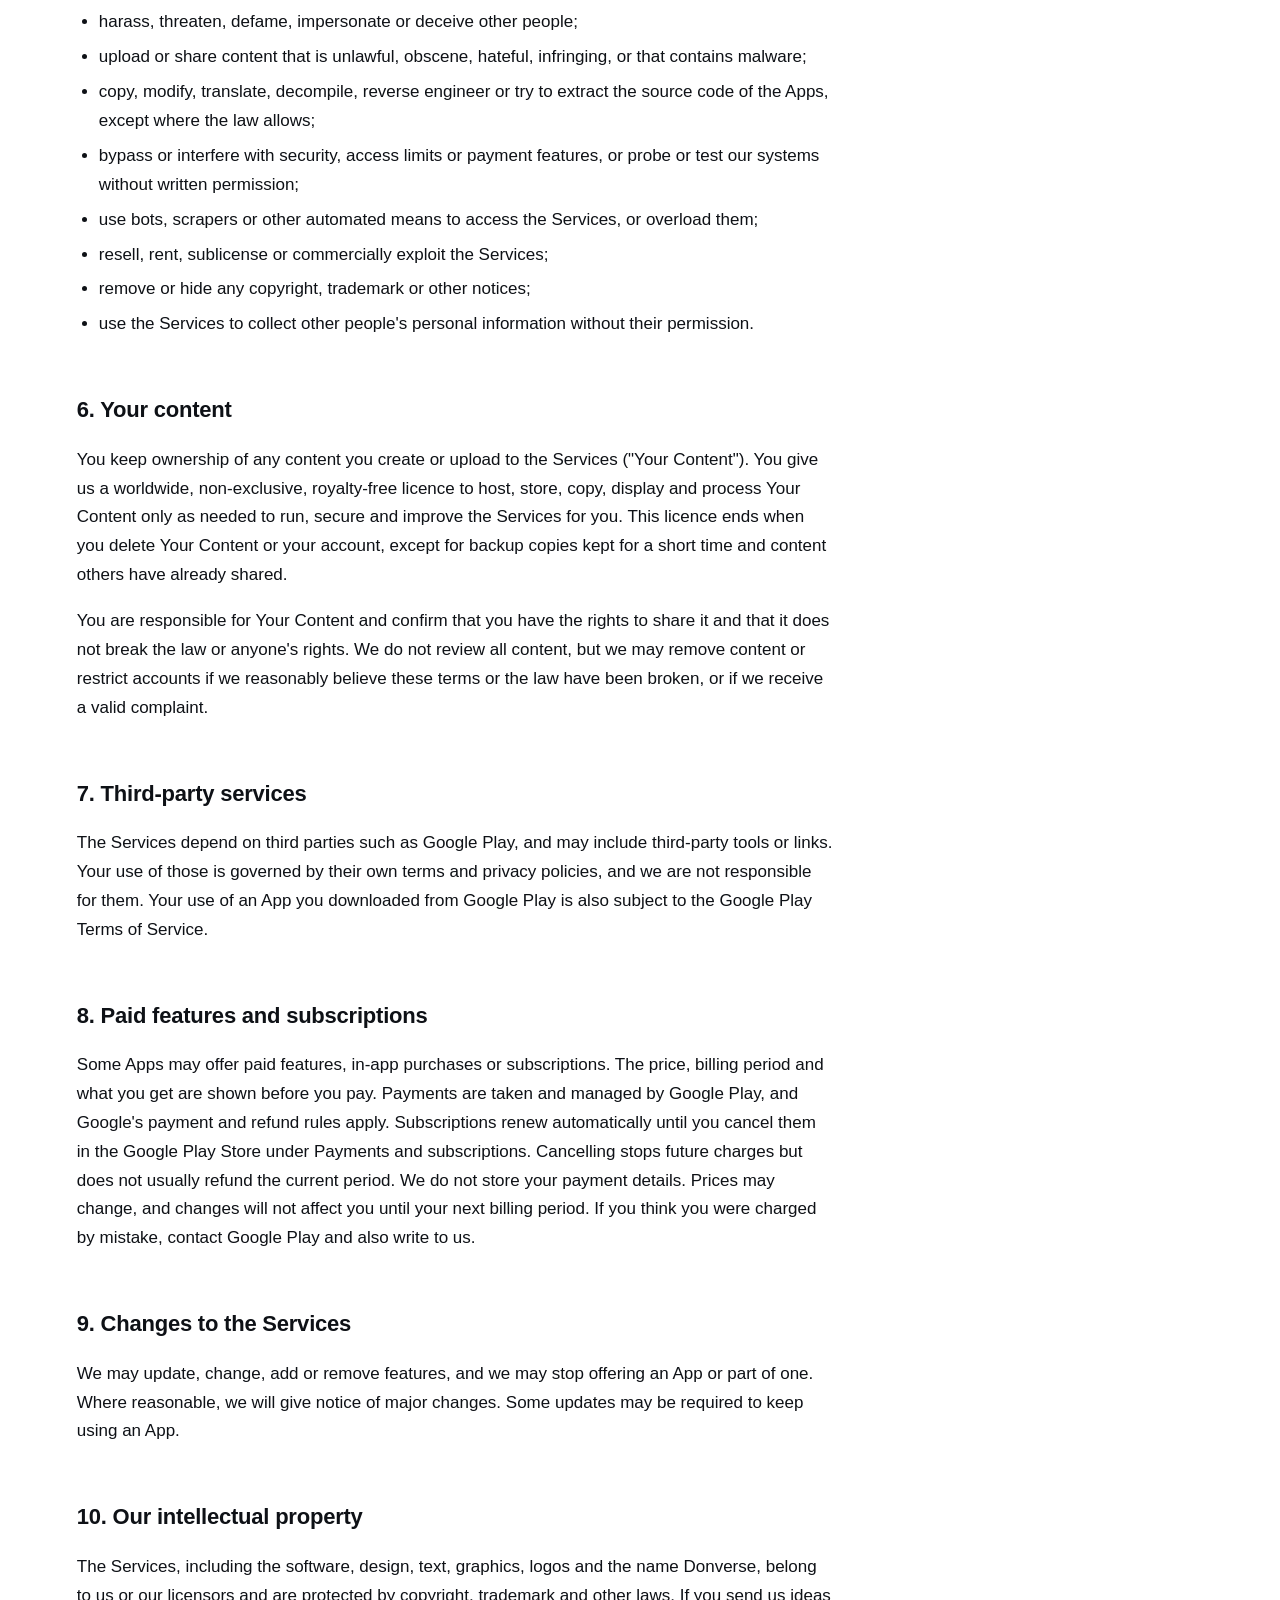
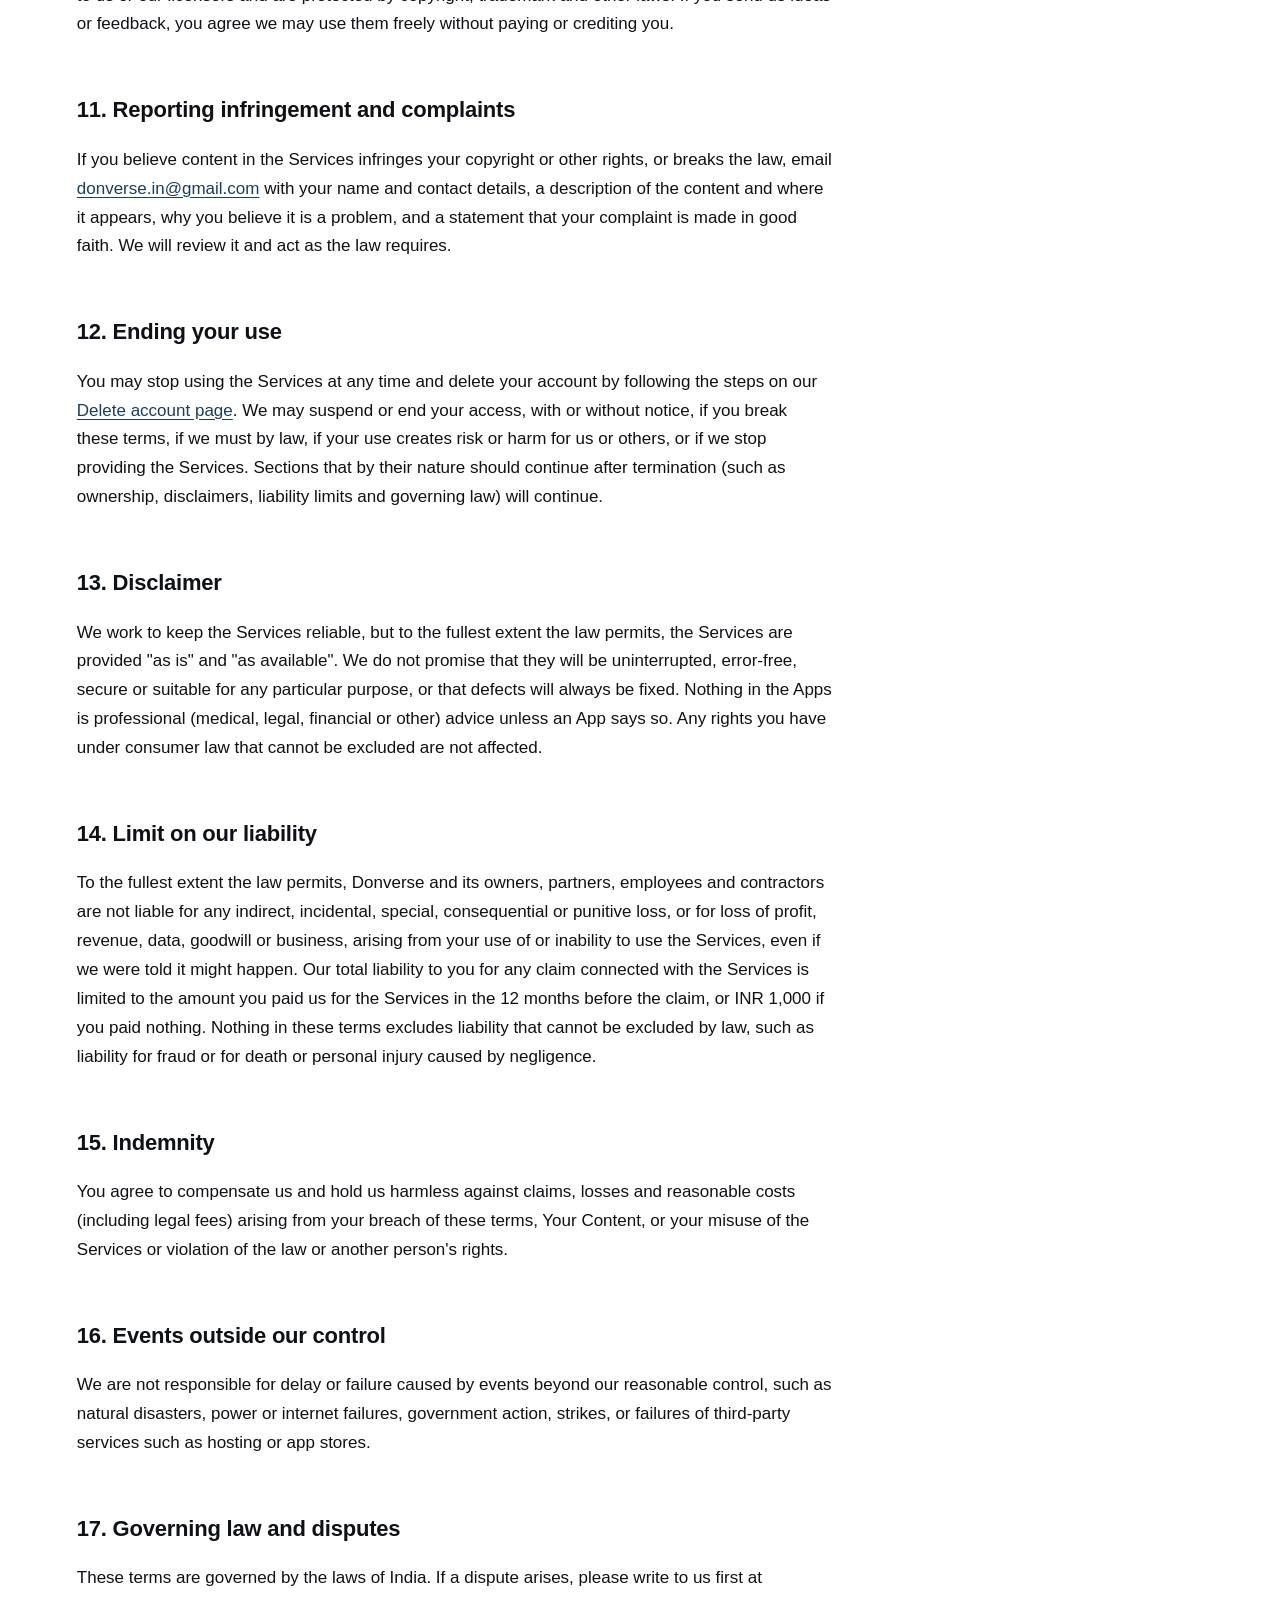
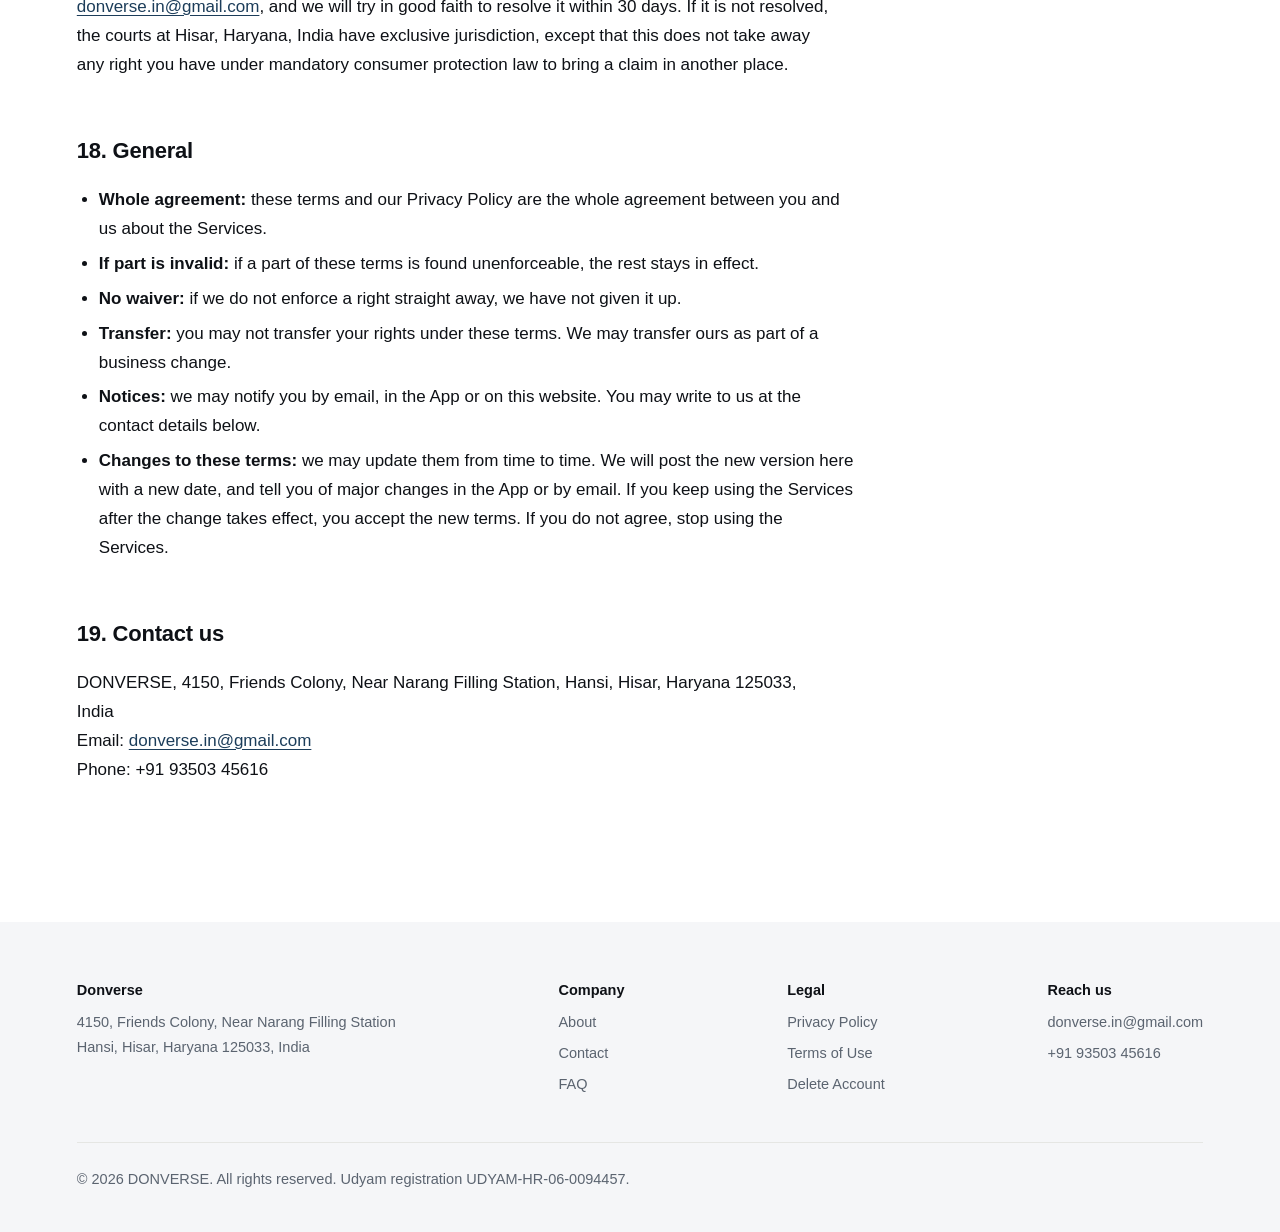
<file: terms-of-use.html>
<!DOCTYPE html><html lang="en"><head><meta charset="utf-8"><meta name="viewport" content="width=device-width,initial-scale=1"><title>Terms of Use | Donverse</title><meta name="description" content="Donverse is a small software company in Hansi, Haryana, India that builds and publishes mobile apps."><link rel="stylesheet" href="style.css"></head><body><header><div class="wrap bar"><a class="logo" href="index.html"><i></i>Donverse</a><nav><a href="index.html" data-n="home">Home</a><a href="about.html" data-n="about">About</a><a href="contact.html" data-n="contact">Contact</a><a href="faq.html" data-n="faq">FAQ</a><a href="privacy-policy.html" data-n="privacy-policy">Privacy Policy</a><a href="terms-of-use.html" data-n="terms-of-use" class="cur">Terms of Use</a><a href="delete-account.html" data-n="delete-account">Delete Account</a></nav></div></header>
<main class="page"><h1>Terms of Use</h1><p><em>Last updated October 19, 2026</em></p>
<p class="lead">Please read these terms carefully. They are the agreement between you and us about how you may use our apps and website.</p>
<h2>1. Who we are and what these terms cover</h2>
<p>These terms are between you and DONVERSE ("Donverse", "we", "us", "our"), a business registered in India (Udyam registration UDYAM-HR-06-0094457) with its address at 4150, Friends Colony, Near Narang Filling Station, Hansi, Hisar, Haryana 125033, India. They apply to the mobile apps we publish (the "Apps"), this website, and any related services (together, the "Services"). By downloading, installing, accessing or using the Services, you agree to these terms and to our <a href="privacy-policy.html">Privacy Policy</a>. If you do not agree, do not use the Services.</p>
<p>Some Apps may have extra terms for a particular feature. If those conflict with these terms, the extra terms apply to that feature.</p>
<h2>2. Who can use the Services</h2>
<p>You must be at least 13 years old to use the Services. If you are under 18, or under the age of majority where you live, you may use them only with the consent and supervision of a parent or guardian, who accepts these terms on your behalf. You must be able to form a legally binding contract, and you must not be barred from using the Services under any law.</p>
<h2>3. Your account</h2>
<ul><li>Give us accurate and current information, and keep it up to date.</li>
<li>Keep your password and sign-in details confidential. You are responsible for all activity on your account unless you tell us it has been misused.</li>
<li>Tell us immediately at <a href="mailto:donverse.in@gmail.com">donverse.in@gmail.com</a> if you think someone has accessed your account without permission.</li>
<li>One person, one account. Do not share, sell or transfer your account.</li></ul>
<h2>4. Our licence to you</h2>
<p>While you follow these terms, we grant you a personal, limited, non-exclusive, non-transferable, revocable licence to install and use the Apps on devices you own or control, for your own personal, non-commercial use. We keep all rights not expressly given to you.</p>
<h2>5. What you must not do</h2>
<p>You agree not to:</p>
<ul><li>break any law or regulation, or encourage anyone else to;</li>
<li>harass, threaten, defame, impersonate or deceive other people;</li>
<li>upload or share content that is unlawful, obscene, hateful, infringing, or that contains malware;</li>
<li>copy, modify, translate, decompile, reverse engineer or try to extract the source code of the Apps, except where the law allows;</li>
<li>bypass or interfere with security, access limits or payment features, or probe or test our systems without written permission;</li>
<li>use bots, scrapers or other automated means to access the Services, or overload them;</li>
<li>resell, rent, sublicense or commercially exploit the Services;</li>
<li>remove or hide any copyright, trademark or other notices;</li>
<li>use the Services to collect other people's personal information without their permission.</li></ul>
<h2>6. Your content</h2>
<p>You keep ownership of any content you create or upload to the Services ("Your Content"). You give us a worldwide, non-exclusive, royalty-free licence to host, store, copy, display and process Your Content only as needed to run, secure and improve the Services for you. This licence ends when you delete Your Content or your account, except for backup copies kept for a short time and content others have already shared.</p>
<p>You are responsible for Your Content and confirm that you have the rights to share it and that it does not break the law or anyone's rights. We do not review all content, but we may remove content or restrict accounts if we reasonably believe these terms or the law have been broken, or if we receive a valid complaint.</p>
<h2>7. Third-party services</h2>
<p>The Services depend on third parties such as Google Play, and may include third-party tools or links. Your use of those is governed by their own terms and privacy policies, and we are not responsible for them. Your use of an App you downloaded from Google Play is also subject to the Google Play Terms of Service.</p>
<h2>8. Paid features and subscriptions</h2>
<p>Some Apps may offer paid features, in-app purchases or subscriptions. The price, billing period and what you get are shown before you pay. Payments are taken and managed by Google Play, and Google's payment and refund rules apply. Subscriptions renew automatically until you cancel them in the Google Play Store under Payments and subscriptions. Cancelling stops future charges but does not usually refund the current period. We do not store your payment details. Prices may change, and changes will not affect you until your next billing period. If you think you were charged by mistake, contact Google Play and also write to us.</p>
<h2>9. Changes to the Services</h2>
<p>We may update, change, add or remove features, and we may stop offering an App or part of one. Where reasonable, we will give notice of major changes. Some updates may be required to keep using an App.</p>
<h2>10. Our intellectual property</h2>
<p>The Services, including the software, design, text, graphics, logos and the name Donverse, belong to us or our licensors and are protected by copyright, trademark and other laws. If you send us ideas or feedback, you agree we may use them freely without paying or crediting you.</p>
<h2>11. Reporting infringement and complaints</h2>
<p>If you believe content in the Services infringes your copyright or other rights, or breaks the law, email <a href="mailto:donverse.in@gmail.com">donverse.in@gmail.com</a> with your name and contact details, a description of the content and where it appears, why you believe it is a problem, and a statement that your complaint is made in good faith. We will review it and act as the law requires.</p>
<h2>12. Ending your use</h2>
<p>You may stop using the Services at any time and delete your account by following the steps on our <a href="delete-account.html">Delete account page</a>. We may suspend or end your access, with or without notice, if you break these terms, if we must by law, if your use creates risk or harm for us or others, or if we stop providing the Services. Sections that by their nature should continue after termination (such as ownership, disclaimers, liability limits and governing law) will continue.</p>
<h2>13. Disclaimer</h2>
<p>We work to keep the Services reliable, but to the fullest extent the law permits, the Services are provided "as is" and "as available". We do not promise that they will be uninterrupted, error-free, secure or suitable for any particular purpose, or that defects will always be fixed. Nothing in the Apps is professional (medical, legal, financial or other) advice unless an App says so. Any rights you have under consumer law that cannot be excluded are not affected.</p>
<h2>14. Limit on our liability</h2>
<p>To the fullest extent the law permits, Donverse and its owners, partners, employees and contractors are not liable for any indirect, incidental, special, consequential or punitive loss, or for loss of profit, revenue, data, goodwill or business, arising from your use of or inability to use the Services, even if we were told it might happen. Our total liability to you for any claim connected with the Services is limited to the amount you paid us for the Services in the 12 months before the claim, or INR 1,000 if you paid nothing. Nothing in these terms excludes liability that cannot be excluded by law, such as liability for fraud or for death or personal injury caused by negligence.</p>
<h2>15. Indemnity</h2>
<p>You agree to compensate us and hold us harmless against claims, losses and reasonable costs (including legal fees) arising from your breach of these terms, Your Content, or your misuse of the Services or violation of the law or another person's rights.</p>
<h2>16. Events outside our control</h2>
<p>We are not responsible for delay or failure caused by events beyond our reasonable control, such as natural disasters, power or internet failures, government action, strikes, or failures of third-party services such as hosting or app stores.</p>
<h2>17. Governing law and disputes</h2>
<p>These terms are governed by the laws of India. If a dispute arises, please write to us first at <a href="mailto:donverse.in@gmail.com">donverse.in@gmail.com</a>, and we will try in good faith to resolve it within 30 days. If it is not resolved, the courts at Hisar, Haryana, India have exclusive jurisdiction, except that this does not take away any right you have under mandatory consumer protection law to bring a claim in another place.</p>
<h2>18. General</h2>
<ul><li><strong>Whole agreement:</strong> these terms and our Privacy Policy are the whole agreement between you and us about the Services.</li>
<li><strong>If part is invalid:</strong> if a part of these terms is found unenforceable, the rest stays in effect.</li>
<li><strong>No waiver:</strong> if we do not enforce a right straight away, we have not given it up.</li>
<li><strong>Transfer:</strong> you may not transfer your rights under these terms. We may transfer ours as part of a business change.</li>
<li><strong>Notices:</strong> we may notify you by email, in the App or on this website. You may write to us at the contact details below.</li>
<li><strong>Changes to these terms:</strong> we may update them from time to time. We will post the new version here with a new date, and tell you of major changes in the App or by email. If you keep using the Services after the change takes effect, you accept the new terms. If you do not agree, stop using the Services.</li></ul>
<h2>19. Contact us</h2>
<p>DONVERSE, 4150, Friends Colony, Near Narang Filling Station, Hansi, Hisar, Haryana 125033, India<br>Email: <a href="mailto:donverse.in@gmail.com">donverse.in@gmail.com</a><br>Phone: +91 93503 45616</p></main>
<footer><div class="wrap"><div class="fgrid">
<div><b>Donverse</b>4150, Friends Colony, Near Narang Filling Station<br>Hansi, Hisar, Haryana 125033, India</div>
<div><b>Company</b><a href="about.html">About</a><a href="contact.html">Contact</a><a href="faq.html">FAQ</a></div>
<div><b>Legal</b><a href="privacy-policy.html">Privacy Policy</a><a href="terms-of-use.html">Terms of Use</a><a href="delete-account.html">Delete Account</a></div>
<div><b>Reach us</b><a href="mailto:donverse.in@gmail.com">donverse.in@gmail.com</a><a href="tel:+919350345616">+91 93503 45616</a></div></div>
<div class="copy">&copy; 2026 DONVERSE. All rights reserved. Udyam registration UDYAM-HR-06-0094457.</div></div></footer></body></html>
</file>
<file: style.css>
:root{color-scheme:light;--gut:clamp(20px,6vw,96px);--bg:#ffffff;--ink:#0e1116;--mut:#5b6470;--acc:#1c3d5a;--line:#e5e6e3;--soft:#f5f6f8}
*{box-sizing:border-box}html{scroll-behavior:smooth;scroll-padding-top:80px}
body{margin:0;overflow-x:hidden;background:var(--bg);color:var(--ink);font:17px/1.7 -apple-system,BlinkMacSystemFont,'Segoe UI',Inter,Roboto,Helvetica,Arial,sans-serif;-webkit-font-smoothing:antialiased}
a{color:var(--acc);text-underline-offset:3px}
.wrap{width:100%;max-width:none;margin:0;padding:0 var(--gut)}
header{position:sticky;top:0;z-index:5;background:color-mix(in srgb,var(--bg) 92%,transparent);backdrop-filter:blur(10px);border-bottom:1px solid var(--line)}
.bar{display:flex;align-items:center;justify-content:space-between;height:68px}
.logo{display:flex;align-items:center;gap:10px;font-weight:650;font-size:19px;letter-spacing:.2px;color:var(--ink);text-decoration:none}
.logo i{width:14px;height:14px;background:var(--acc);display:block;border-radius:3px}
nav a{margin-left:30px;color:var(--mut);text-decoration:none;font-size:15px;transition:color .15s}
nav a:hover,nav a[aria-current]{color:var(--ink)}
.hero{padding:clamp(72px,12vw,150px) 0 clamp(56px,9vw,112px);background:linear-gradient(180deg,#f5f7fa,#fff);border-bottom:1px solid var(--line)}
.hero h1{font-size:clamp(38px,6.4vw,72px);line-height:1.04;letter-spacing:-.035em;font-weight:600;max-width:16em;margin:0 0 28px}
.hero p{font-size:clamp(18px,2.2vw,21px);color:var(--mut);max-width:34em;margin:0 0 40px}
.btn{display:inline-block;background:var(--ink);color:var(--bg);padding:14px 26px;border-radius:999px;text-decoration:none;font-weight:550;font-size:15px;transition:opacity .15s}
.btn:hover{opacity:.82}.btn.ghost{background:none;color:var(--ink);border:1px solid var(--line);margin-left:10px}
.grid{display:grid;grid-template-columns:repeat(3,1fr);gap:0;border-bottom:1px solid var(--line)}
.grid div{padding:48px 32px 48px 0}.grid div+div{padding-left:32px;border-left:1px solid var(--line)}
.grid h3{margin:0 0 10px;font-size:18px;font-weight:600}.grid p{margin:0;color:var(--mut);font-size:16px}
.band{padding:72px 0;border-bottom:1px solid var(--line)}
.band h2{margin:0 0 12px}.band p{max-width:36em;color:var(--mut);margin:0}
main.page{width:100%;max-width:none;margin:0;padding:clamp(48px,8vw,96px) var(--gut) clamp(64px,10vw,120px)}
main.page p,main.page li,main.page .lead{max-width:80ch}
main.page h1{font-size:clamp(34px,5vw,50px);line-height:1.1;letter-spacing:-.03em;font-weight:600;margin:0 0 20px}
h2{font-size:22px;letter-spacing:-.01em;font-weight:600;margin:52px 0 10px}
h3{font-size:17px;font-weight:600;margin:26px 0 4px}
.lead{font-size:20px;color:var(--mut);margin:0 0 8px}
p,li{color:var(--ink)}ul{padding-left:22px}li{margin:6px 0}
em{color:var(--mut);font-style:normal;font-size:15px}
.facts{margin:32px 0;border-top:1px solid var(--line)}
.facts p{margin:0;padding:15px 0;border-bottom:1px solid var(--line);display:grid;grid-template-columns:190px 1fr;gap:16px}
.facts strong{font-weight:500;color:var(--mut);font-size:15px}
footer{background:var(--soft);padding:56px 0 40px;color:var(--mut);font-size:14.5px}
.fgrid{display:flex;flex-wrap:wrap;gap:32px 80px;justify-content:space-between}
footer a{color:var(--mut);text-decoration:none;display:block;margin:6px 0}footer a:hover{color:var(--ink)}
footer b{display:block;color:var(--ink);font-weight:600;margin-bottom:8px}
.copy{margin-top:40px;padding-top:24px;border-top:1px solid var(--line)}
a:focus-visible,.btn:focus-visible{outline:2px solid var(--acc);outline-offset:3px}
@media(max-width:720px){.bar{height:60px}.logo{font-size:17px}nav a{margin-left:16px;font-size:14px}.band{padding:48px 0}.fgrid{flex-direction:column;gap:28px}.btn{display:block;text-align:center}.btn.ghost{margin:12px 0 0}.grid{grid-template-columns:1fr}.grid div,.grid div+div{padding:32px 0;border-left:0;border-top:1px solid var(--line)}
.grid div:first-child{border-top:0}.facts p{grid-template-columns:1fr;gap:2px}.btn.ghost{margin:12px 0 0}}
@media(prefers-reduced-motion:reduce){*{transition:none!important;scroll-behavior:auto!important}}
@media(max-width:380px){nav a{margin-left:12px}}
img,table{max-width:100%}

.bar{height:auto;min-height:68px;flex-wrap:wrap;gap:0 24px;padding-top:10px;padding-bottom:10px}
nav{display:flex;flex-wrap:wrap;align-items:center}nav a.cur{color:var(--ink);font-weight:550}
nav a{margin-left:0;margin-right:22px;white-space:nowrap}nav a:last-child{margin-right:0}
@media(max-width:900px){.bar{display:block;padding-top:12px;padding-bottom:0}.logo{margin-bottom:6px}
nav{flex-wrap:nowrap;overflow-x:auto;-webkit-overflow-scrolling:touch;padding:8px 0 12px;scrollbar-width:none}nav::-webkit-scrollbar{display:none}
nav a{margin-right:20px;margin-left:0!important}}

details{border-bottom:1px solid var(--line);padding:2px 0}
details:first-of-type{border-top:1px solid var(--line)}
summary{cursor:pointer;list-style:none;padding:18px 36px 18px 0;font-weight:600;font-size:18px;position:relative;line-height:1.4}
summary::-webkit-details-marker{display:none}
summary::after{content:"+";position:absolute;right:4px;top:15px;font-size:24px;font-weight:400;color:var(--mut)}
details[open] summary::after{content:"\2212"}
details p{margin:0 0 20px;color:var(--mut)}
summary:focus-visible{outline:2px solid var(--acc);outline-offset:2px}
</file>
